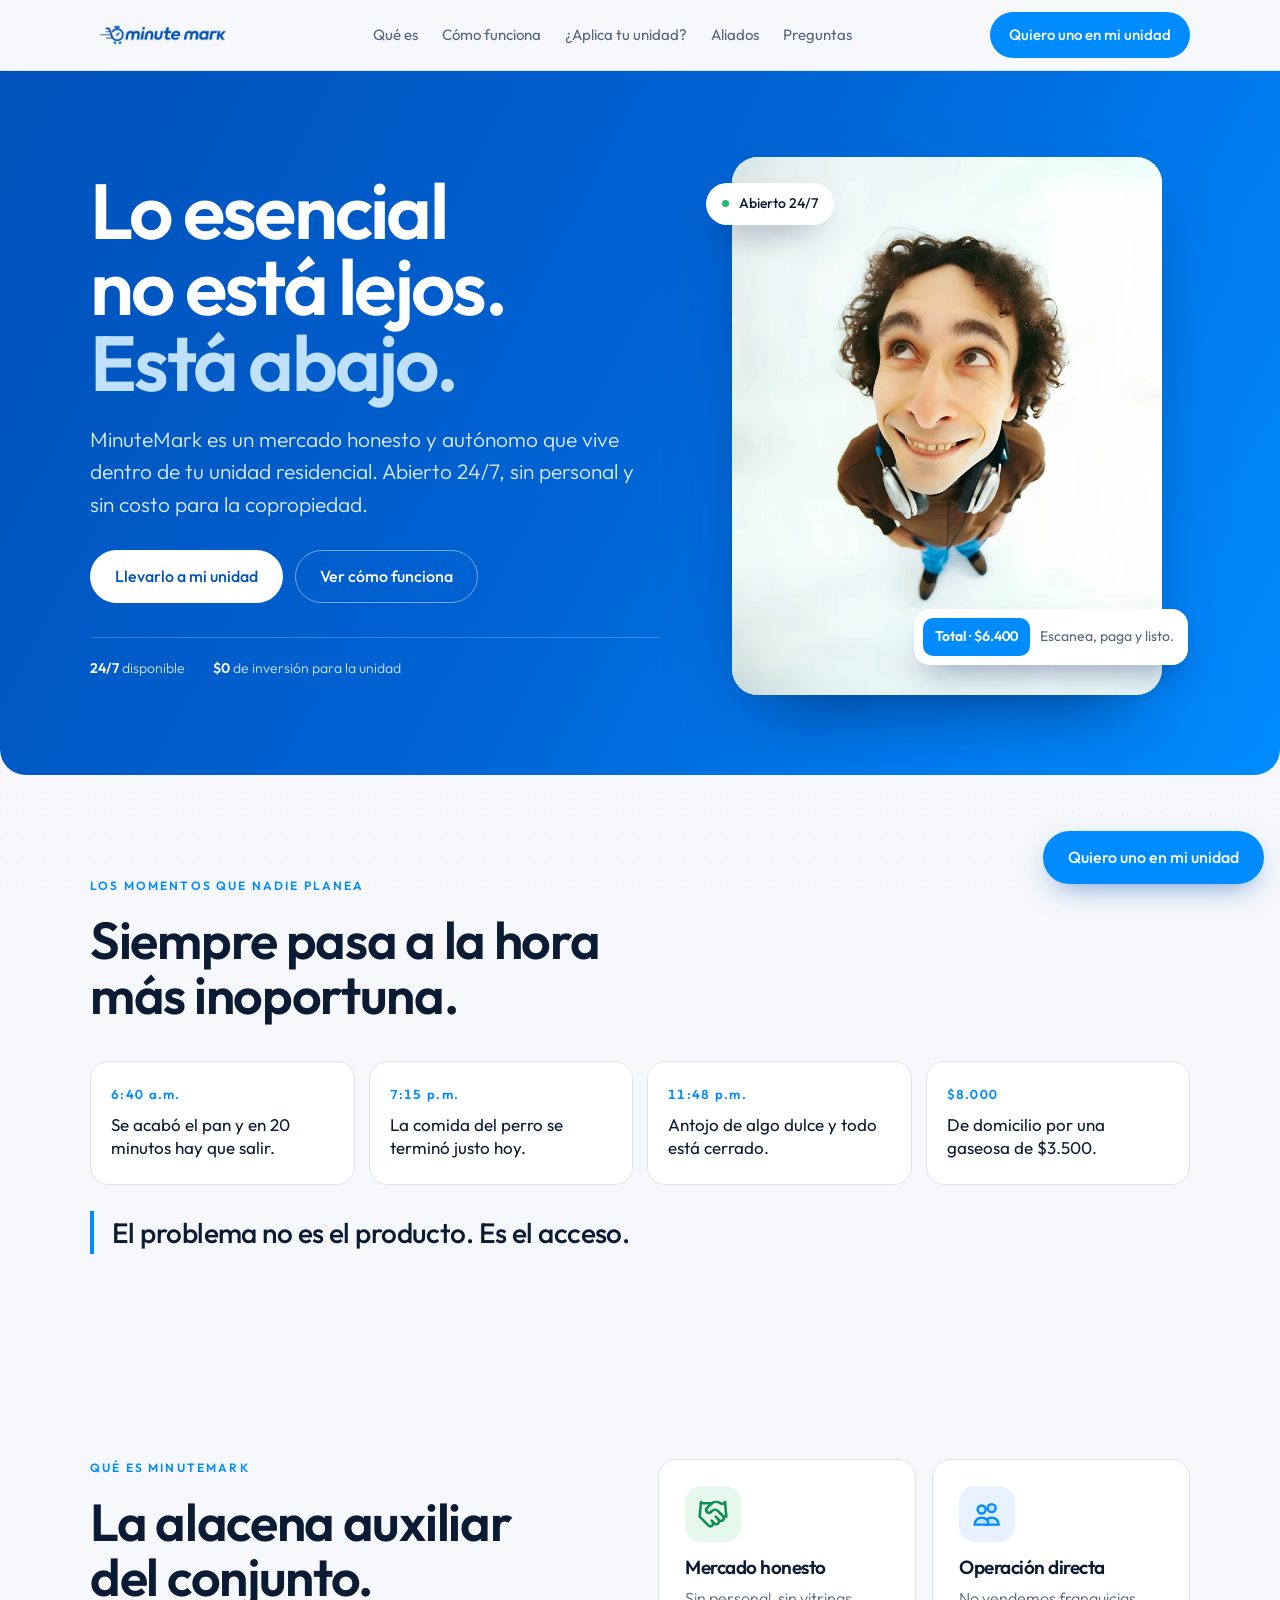
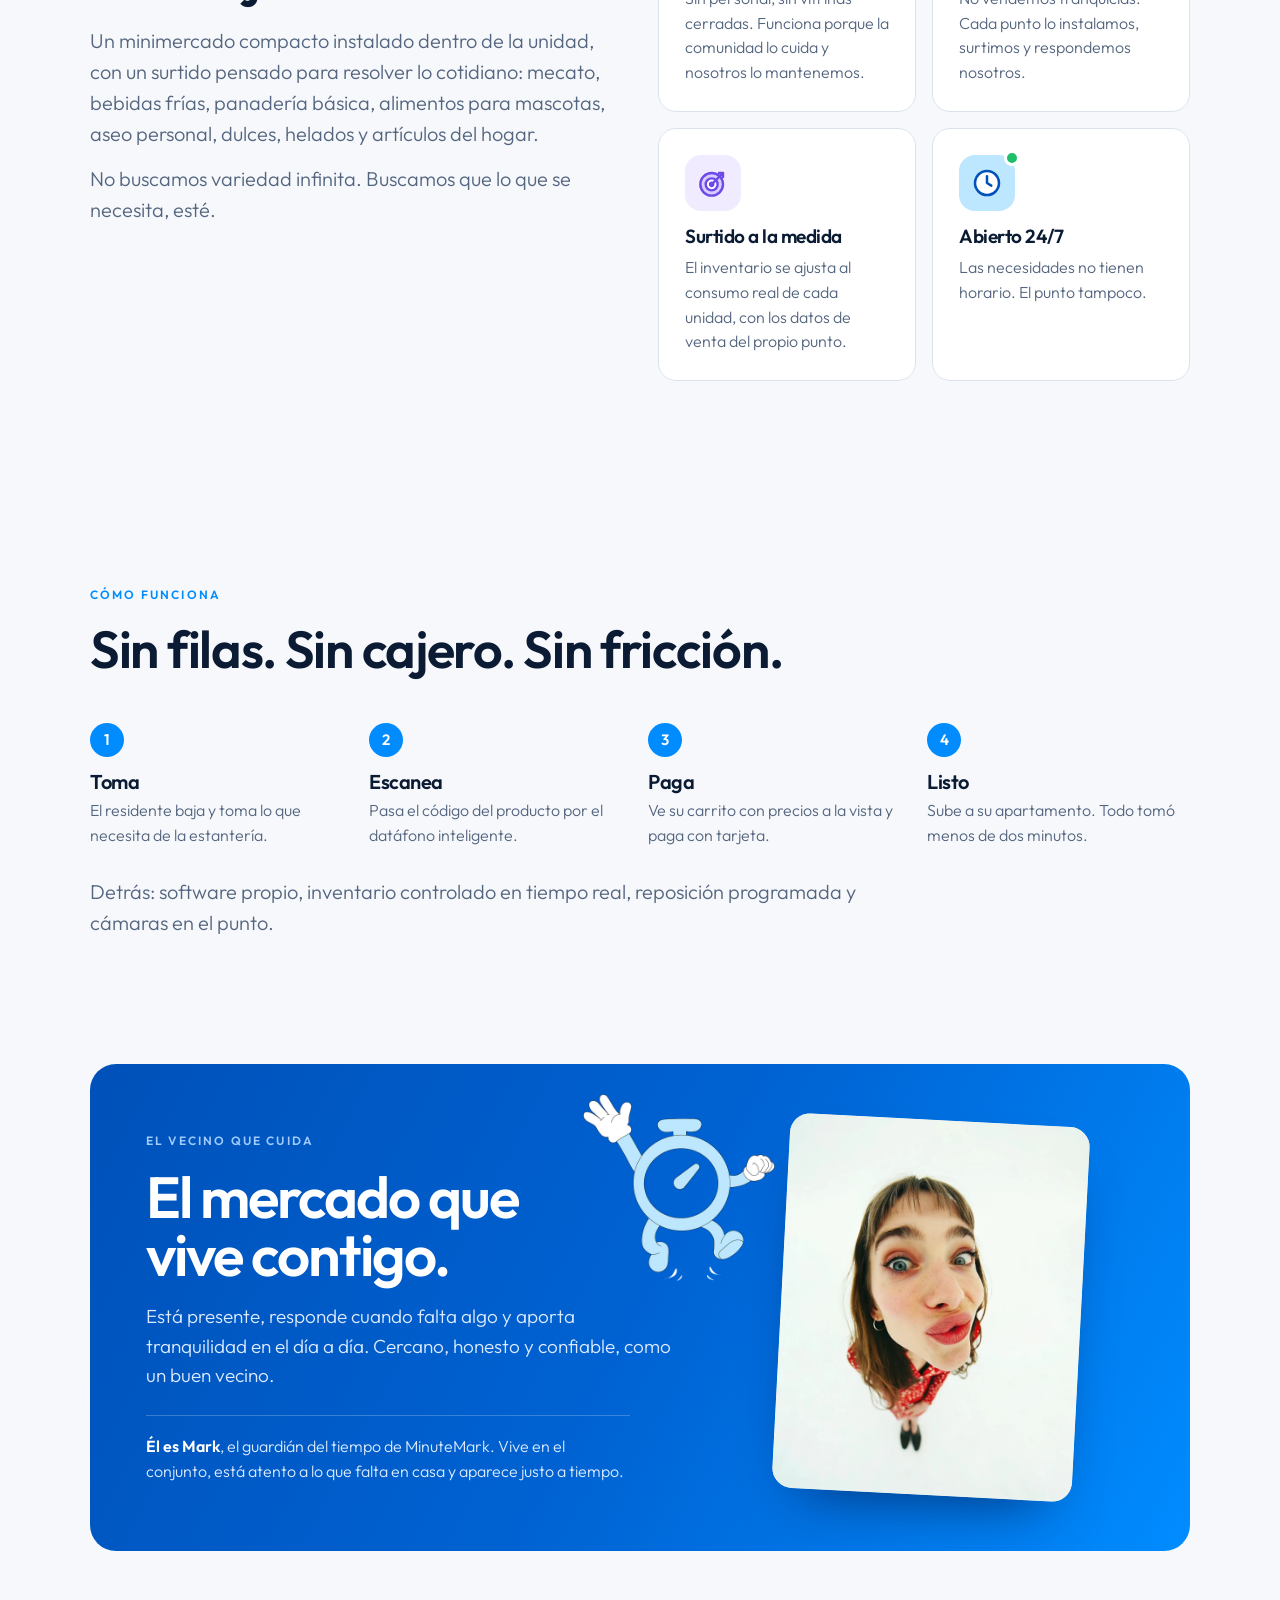
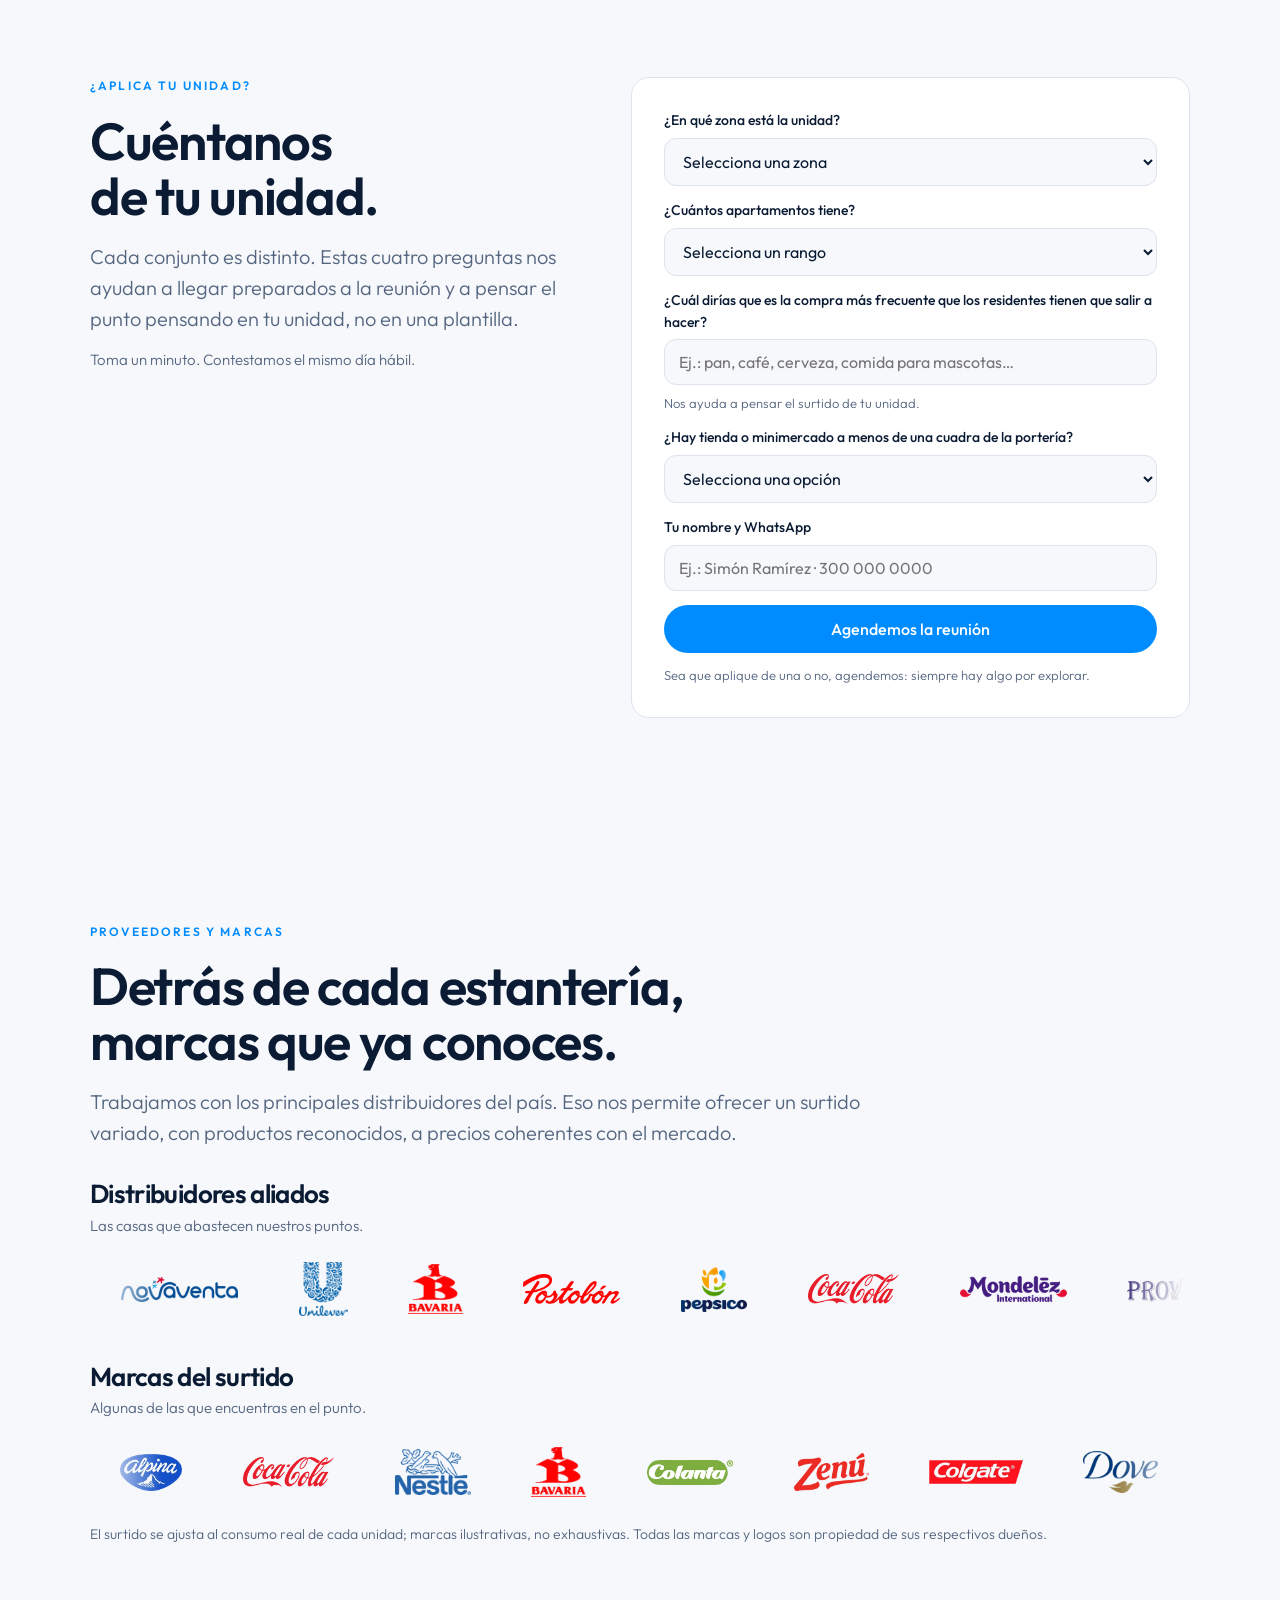
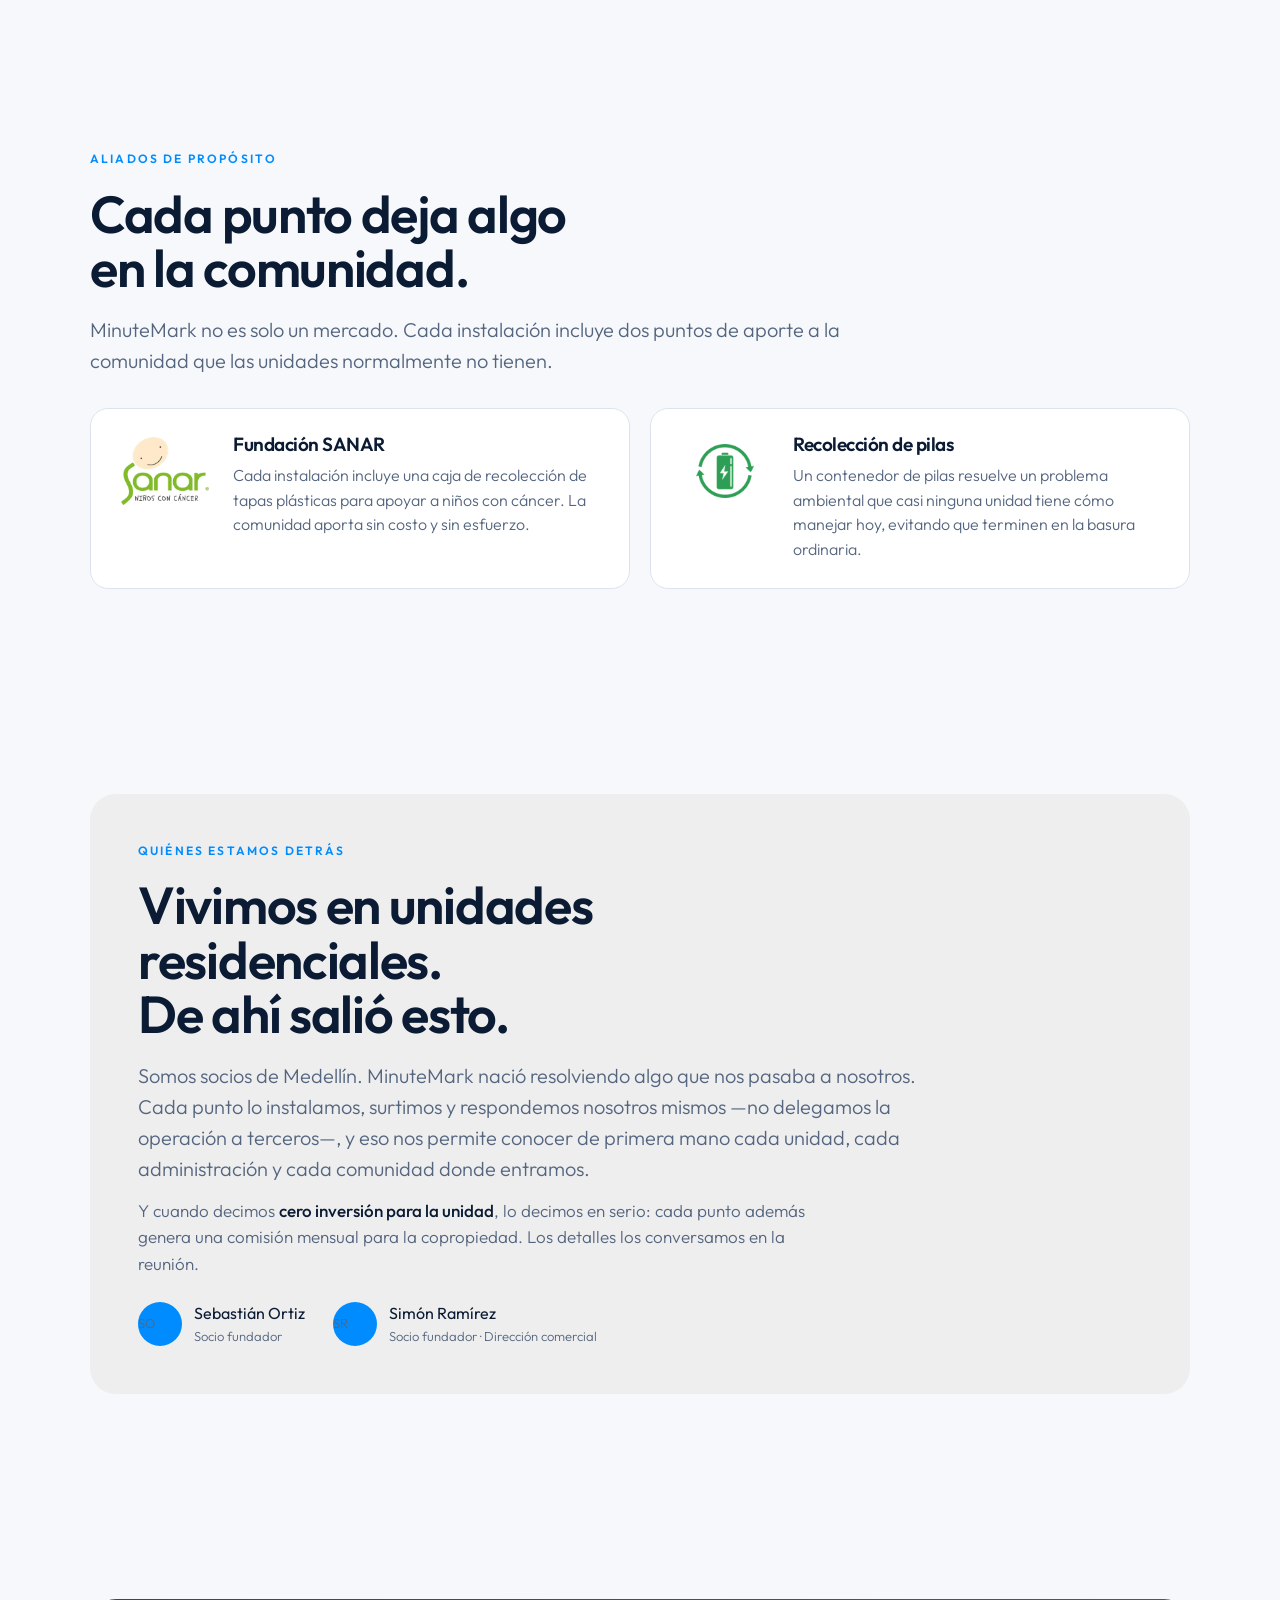
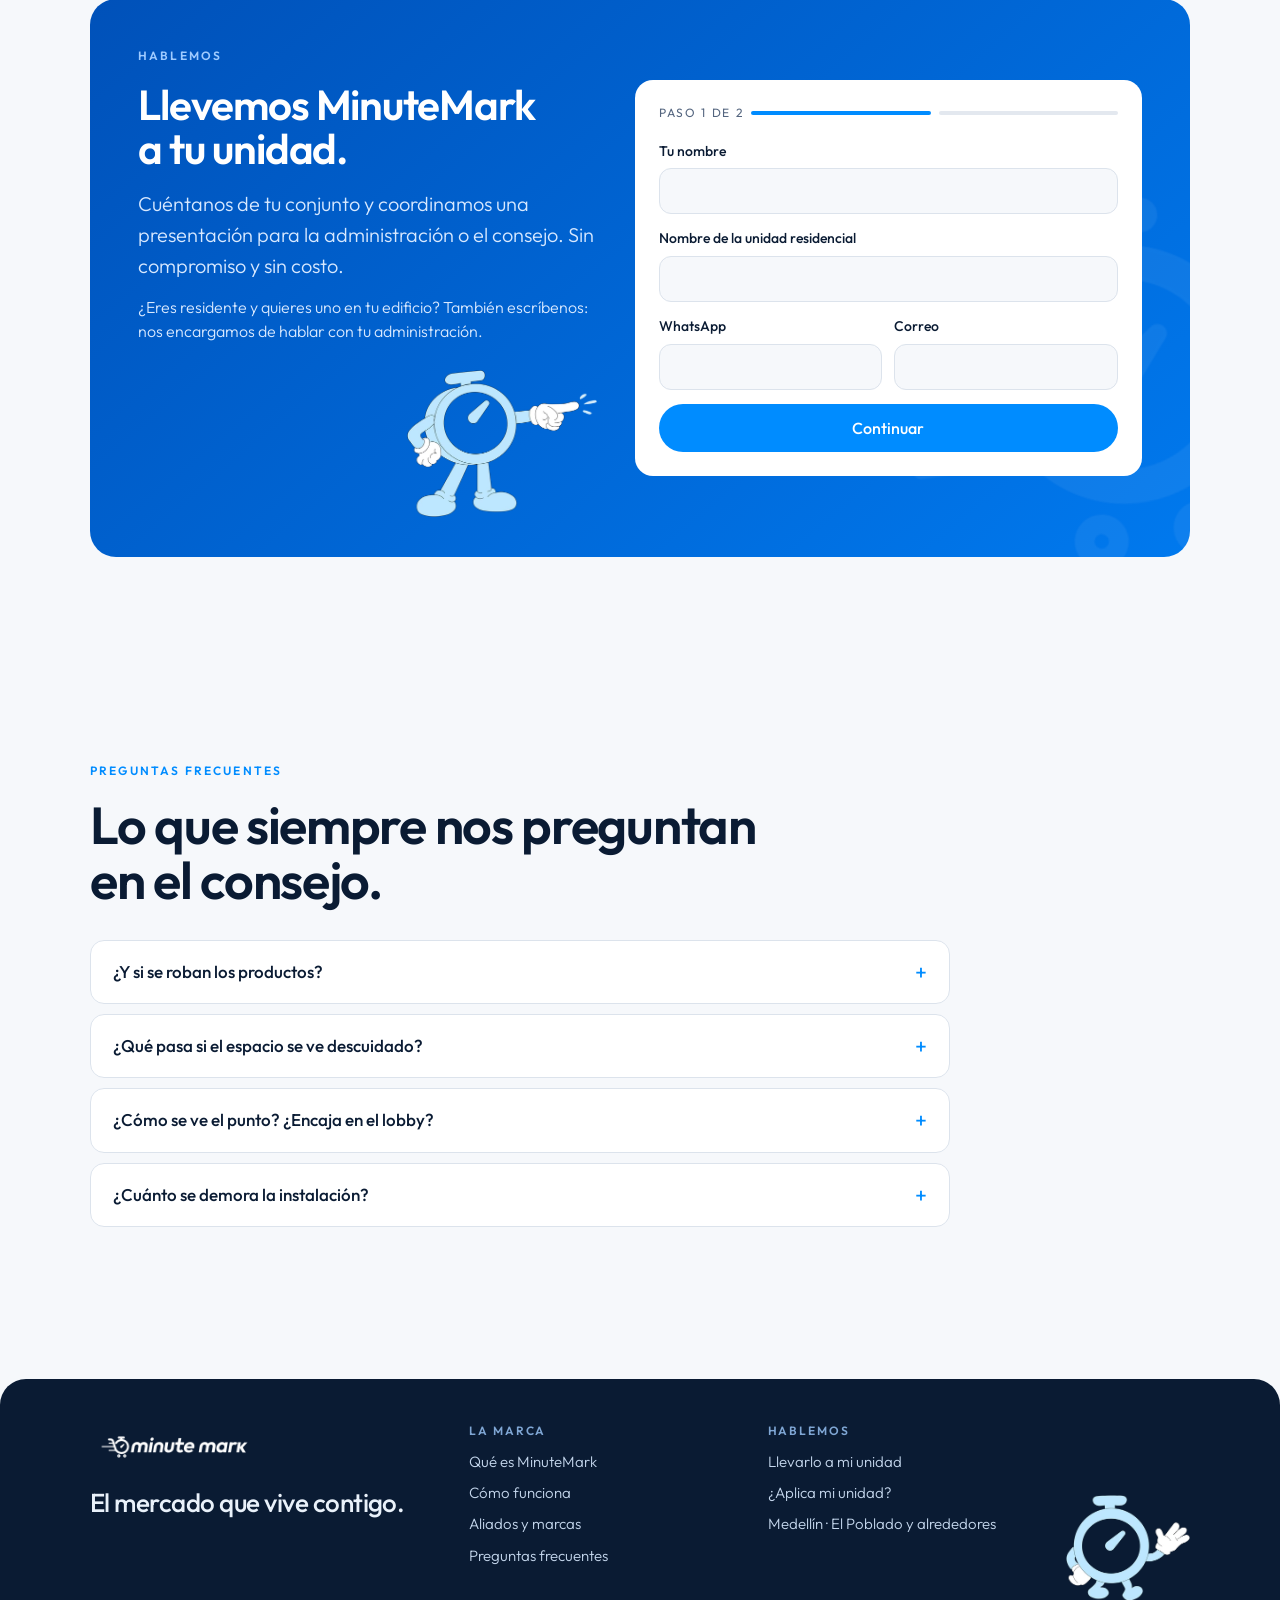
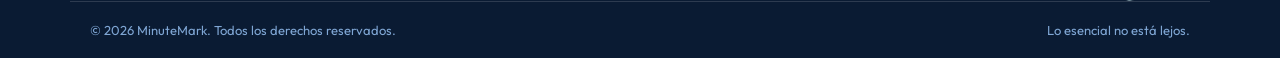
<file: index.html>
<!doctype html>
<html lang="es">
<head>
  <meta charset="utf-8">
  <meta name="viewport" content="width=device-width, initial-scale=1, viewport-fit=cover">
  <title>MinuteMark — El mercado que vive contigo</title>
  <meta name="description" content="MinuteMark es un mercado honesto y autónomo que vive dentro de tu unidad residencial. Abierto 24/7. Cero inversión para la copropiedad.">
  <link rel="icon" type="image/png" href="favicon.png">
  <link rel="apple-touch-icon" href="favicon.png">
  <meta property="og:type" content="website">
  <meta property="og:title" content="MinuteMark — Lo esencial no está lejos.">
  <meta property="og:description" content="El mercado que vive contigo. Un minimercado honesto y autónomo, abierto 24/7 dentro de tu unidad residencial.">
  <meta property="og:image" content="og-image.png">
  <meta property="og:image:width" content="1200">
  <meta property="og:image:height" content="630">
  <meta name="twitter:card" content="summary_large_image">
  <meta name="twitter:title" content="MinuteMark — Lo esencial no está lejos.">
  <meta name="twitter:description" content="El mercado que vive contigo. Abierto 24/7 dentro de tu unidad residencial.">
  <meta name="twitter:image" content="og-image.png">
  <meta name="theme-color" content="#0051B9">
  <meta name="color-scheme" content="only light">
  <link rel="preload" href="assets/fonts/outfit-latin.woff2" as="font" type="font/woff2" crossorigin>
  <link rel="preload" href="assets/img/fotos/amigo.webp" as="image" fetchpriority="high">
  <link rel="stylesheet" href="assets/css/styles.css">
</head>
<body>
<a class="saltar" href="#contenido">Saltar al contenido</a>

<nav class="nav">
  <div class="wrap nav-in">
    <a class="logo logo-nav" href="#top" aria-label="MinuteMark, inicio">
      <img src="assets/img/marca/mm-logo-color.png" alt="MinuteMark">
    </a>
    <div class="nav-links">
      <a href="#que-es">Qué es</a>
      <a href="#como">Cómo funciona</a>
      <a href="#aplica">¿Aplica tu unidad?</a>
      <a href="#aliados">Aliados</a>
      <a href="#faq">Preguntas</a>
    </div>
    <a class="btn btn-primario btn-sm" href="#contacto">Quiero uno en mi unidad</a>
  </div>
</nav>

<header class="hero" id="top">
  <div class="wrap hero-in">
    <div>
      <h1>Lo esencial<br>no está lejos.<em>Está abajo.</em></h1>
      <p class="hero-sub">MinuteMark es un mercado honesto y autónomo que vive dentro de tu unidad residencial. Abierto 24/7, sin personal y sin costo para la copropiedad.</p>
      <div class="hero-cta">
        <a class="btn btn-blanco" href="#contacto">Llevarlo a mi unidad</a>
        <a class="btn btn-linea-clara" href="#como">Ver cómo funciona</a>
      </div>
      <div class="hero-meta">
        <span><b>24/7</b> disponible</span>
        <span><b>$0</b> de inversión para la unidad</span>
      </div>
    </div>

    <div class="hero-visual">
      <figure class="hero-foto">
        <img src="assets/img/fotos/amigo.webp" alt="Residente sonriendo, mirando hacia arriba" width="720" height="900" fetchpriority="high">
      </figure>
      <span class="chip chip-abierto"><i class="punto"></i>Abierto 24/7</span>
      <div class="chip chip-pago"><span class="datafono">Total&nbsp;·&nbsp;$6.400</span><span>Escanea, paga y listo.</span></div>
    </div>
  </div>
</header>

<main id="contenido">

<!-- momentos -->
<section class="sec wrap">
  <span class="eyebrow">Los momentos que nadie planea</span>
  <h2 class="h2">Siempre pasa a la hora<br>más inoportuna.</h2>
  <div class="momentos">
    <div class="momento">
      <span class="hora">6:40 a.m.</span>
      <p>Se acabó el pan y en 20 minutos hay que salir.</p>
    </div>
    <div class="momento">
      <span class="hora">7:15 p.m.</span>
      <p>La comida del perro se terminó justo hoy.</p>
    </div>
    <div class="momento">
      <span class="hora">11:48 p.m.</span>
      <p>Antojo de algo dulce y todo está cerrado.</p>
    </div>
    <div class="momento">
      <span class="hora">$8.000</span>
      <p>De domicilio por una gaseosa de $3.500.</p>
    </div>
  </div>
  <p class="tesis">El problema no es el producto. Es el acceso.</p>
</section>

<!-- qué es -->
<section class="sec wrap" id="que-es">
  <div class="grid-2" style="gap:36px;align-items:start">
    <div>
      <span class="eyebrow">Qué es MinuteMark</span>
      <h2 class="h2">La alacena auxiliar<br>del conjunto.</h2>
      <p class="lead" style="margin-top:20px">Un minimercado compacto instalado dentro de la unidad, con un surtido pensado para resolver lo cotidiano: mecato, bebidas frías, panadería básica, alimentos para mascotas, aseo personal, dulces, helados y artículos del hogar.</p>
      <p class="lead" style="margin-top:14px">No buscamos variedad infinita. Buscamos que lo que se necesita, esté.</p>
    </div>
    <div class="grid-2" style="gap:16px">
      <div class="card">
        <span class="emblema em-verde" aria-hidden="true"><svg viewBox="0 0 24 24" fill="none" stroke="currentColor" stroke-linecap="round" stroke-linejoin="round" stroke-width="1.9"><path d="m11 17 2 2a1 1 0 1 0 3-3"/><path d="m14 14 2.5 2.5a1 1 0 1 0 3-3l-3.88-3.88a3 3 0 0 0-4.24 0l-.88.88a1 1 0 1 1-3-3l2.81-2.81a5.79 5.79 0 0 1 7.06-.87l.47.28a2 2 0 0 0 1.42.25L21 4"/><path d="m21 3 1 11h-2"/><path d="M3 3 2 14l6.5 6.5a1 1 0 1 0 3-3"/><path d="M3 4h8"/></svg></span>
        <h3>Mercado honesto</h3>
        <p>Sin personal, sin vitrinas cerradas. Funciona porque la comunidad lo cuida y nosotros lo mantenemos.</p>
      </div>
      <div class="card">
        <span class="emblema em-azul" aria-hidden="true"><svg viewBox="0 0 24 24" fill="none" stroke="currentColor" stroke-linecap="round" stroke-linejoin="round" stroke-width="1.8"><circle cx="15.5" cy="7.6" r="3" fill="var(--relleno)"/><path d="M10.2 20a5.3 5.3 0 0 1 10.6 0z" fill="var(--relleno)"/><circle cx="8" cy="8.6" r="3" fill="var(--relleno)"/><path d="M2.7 20a5.3 5.3 0 0 1 10.6 0z" fill="var(--relleno)"/></svg></span>
        <h3>Operación directa</h3>
        <p>No vendemos franquicias. Cada punto lo instalamos, surtimos y respondemos nosotros.</p>
      </div>
      <div class="card">
        <span class="emblema em-violeta" aria-hidden="true"><svg viewBox="0 0 24 24" fill="none" stroke="currentColor" stroke-linecap="round" stroke-linejoin="round" stroke-width="1.8"><circle cx="11" cy="13" r="8.5" fill="var(--relleno)"/><circle cx="11" cy="13" r="4.5" fill="#fff"/><circle cx="11" cy="13" r="1.2" fill="currentColor"/><path d="m11 13 8.5-8.5M16.5 4.5h3v3"/></svg></span>
        <h3>Surtido a la medida</h3>
        <p>El inventario se ajusta al consumo real de cada unidad, con los datos de venta del propio punto.</p>
      </div>
      <div class="card">
        <span class="emblema em-mark" aria-hidden="true"><svg viewBox="0 0 24 24" fill="none" stroke="currentColor" stroke-linecap="round" stroke-linejoin="round" stroke-width="1.9"><circle cx="12" cy="12" r="9" fill="var(--relleno)"/><path d="M12 7v5l3.2 2"/></svg><i class="em-vivo"></i></span>
        <h3>Abierto 24/7</h3>
        <p>Las necesidades no tienen horario. El punto tampoco.</p>
      </div>
    </div>
  </div>
</section>

<!-- cómo funciona -->
<section class="sec wrap" id="como">
  <span class="eyebrow">Cómo funciona</span>
  <h2 class="h2">Sin filas. Sin cajero. Sin fricción.</h2>
  <div class="grid-4" style="margin-top:38px">
    <div class="paso">
      <div class="paso-num">1</div>
      <h3>Toma</h3>
      <p>El residente baja y toma lo que necesita de la estantería.</p>
    </div>
    <div class="paso">
      <div class="paso-num">2</div>
      <h3>Escanea</h3>
      <p>Pasa el código del producto por el datáfono inteligente.</p>
    </div>
    <div class="paso">
      <div class="paso-num">3</div>
      <h3>Paga</h3>
      <p>Ve su carrito con precios a la vista y paga con tarjeta.</p>
    </div>
    <div class="paso">
      <div class="paso-num">4</div>
      <h3>Listo</h3>
      <p>Sube a su apartamento. Todo tomó menos de dos minutos.</p>
    </div>
  </div>
  <p class="lead" style="margin-top:28px">Detrás: software propio, inventario controlado en tiempo real, reposición programada y cámaras en el punto.</p>
</section>

<!-- franja de marca: key visual del manual -->
<section class="wrap banda-sec">
  <div class="banda">
    <div class="banda-txt">
      <span class="eyebrow">El vecino que cuida</span>
      <p class="banda-claim">El mercado que<br>vive contigo.</p>
      <p class="banda-sub">Está presente, responde cuando falta algo y aporta tranquilidad en el día a día. Cercano, honesto y confiable, como un buen vecino.</p>
      <p class="banda-mark"><b>Él es Mark</b>, el guardián del tiempo de MinuteMark. Vive en el conjunto, está atento a lo que falta en casa y aparece justo a tiempo.</p>
    </div>
    <div class="banda-visual">
      <figure class="banda-foto">
        <img src="assets/img/fotos/cuidadora.webp" alt="Residente con expresión divertida, vista desde arriba" width="720" height="900" loading="lazy" decoding="async">
      </figure>
      <img class="mark mark-banda" src="assets/img/mark/mark-01-saludo-salto.webp" alt="Mark, el personaje de MinuteMark, saltando y saludando" width="440" height="430" decoding="async">
    </div>
  </div>
</section>

<!-- administración -->
<!-- aplica -->
<section class="sec wrap" id="aplica">
  <div class="aplica">
    <div>
      <span class="eyebrow">¿Aplica tu unidad?</span>
      <h2 class="h2">Cuéntanos de tu unidad.</h2>
      <p class="lead" style="margin-top:18px">Cada conjunto es distinto. Estas cuatro preguntas nos ayudan a llegar preparados a la reunión y a pensar el punto pensando en tu unidad, no en una plantilla.</p>
      <p style="margin-top:14px;color:var(--tinta-suave);font-weight:300;font-size:15px">Toma un minuto. Contestamos el mismo día hábil.</p>
    </div>
    <div class="cuestionario" id="cuestionario">
      <form id="form-aplica" novalidate>
        <div class="campo">
          <label for="zona">¿En qué zona está la unidad?</label>
          <select id="zona" name="zona" required>
            <option value="">Selecciona una zona</option>
            <option>El Poblado</option>
            <option>Envigado</option>
            <option>Laureles / Estadio</option>
            <option>Sabaneta</option>
            <option>Belén</option>
            <option>Otra zona de Medellín</option>
            <option>Fuera de Medellín</option>
          </select>
        </div>
        <div class="campo">
          <label for="aptos">¿Cuántos apartamentos tiene?</label>
          <select id="aptos" name="aptos" required>
            <option value="">Selecciona un rango</option>
            <option>Más de 300</option>
            <option>Entre 150 y 300</option>
            <option>Entre 100 y 150</option>
            <option>Menos de 100</option>
          </select>
        </div>
        <div class="campo">
          <label for="salida">¿Cuál dirías que es la compra más frecuente que los residentes tienen que salir a hacer?</label>
          <input id="salida" name="salida" type="text" placeholder="Ej.: pan, café, cerveza, comida para mascotas…">
          <span class="ayuda">Nos ayuda a pensar el surtido de tu unidad.</span>
        </div>
        <div class="campo">
          <label for="cerca">¿Hay tienda o minimercado a menos de una cuadra de la portería?</label>
          <select id="cerca" name="cerca" required>
            <option value="">Selecciona una opción</option>
            <option>Sí, hay algo muy cerca</option>
            <option>Hay algo, pero a 2–5 cuadras</option>
            <option>No hay nada cerca</option>
            <option>No estoy seguro</option>
          </select>
        </div>
        <div class="campo">
          <label for="contacto-aplica">Tu nombre y WhatsApp</label>
          <input id="contacto-aplica" name="contacto" type="text" placeholder="Ej.: Simón Ramírez · 300 000 0000" required>
        </div>
        <button class="btn btn-primario" type="submit" style="width:100%">Agendemos la reunión</button>
        <p class="form-pie">Sea que aplique de una o no, agendemos: siempre hay algo por explorar.</p>
      </form>
      <div class="gracias" id="gracias-aplica" role="status" aria-live="polite" hidden>
        <h3>Gracias por contarnos.</h3>
        <p style="color:var(--tinta-suave);font-weight:300">Con esa info llegamos preparados. Te escribimos el mismo día hábil por WhatsApp para coordinar la reunión.</p>
      </div>
    </div>
  </div>
</section>

<!-- proveedores y marcas del surtido -->
<section class="sec wrap" id="aliados">
  <span class="eyebrow">Proveedores y marcas</span>
  <h2 class="h2">Detrás de cada estantería,<br>marcas que ya conoces.</h2>
  <p class="lead" style="margin-top:18px">Trabajamos con los principales distribuidores del país. Eso nos permite ofrecer un surtido variado, con productos reconocidos, a precios coherentes con el mercado.</p>

  <div style="margin-top:32px">
    <h3 class="h3" style="margin-bottom:6px">Distribuidores aliados</h3>
    <p style="color:var(--tinta-suave);font-weight:300;font-size:15px">Las casas que abastecen nuestros puntos.</p>
    <div class="marcas-franja" aria-label="Distribuidores aliados de MinuteMark">
      <div class="marcas-pista">
        <span class="marca"><img class="lg" src="assets/img/aliados/novaventa.webp" alt="Novaventa" width="119" height="25" decoding="async"></span>
        <span class="marca"><img class="lg" src="assets/img/aliados/unilever.webp" alt="Unilever" width="49" height="54" decoding="async"></span>
        <span class="marca"><img class="lg" src="assets/img/aliados/bavaria.webp" alt="Bavaria" width="55" height="50" decoding="async"></span>
        <span class="marca"><img class="lg" src="assets/img/aliados/postobon.webp" alt="Postobón" width="97" height="30" decoding="async"></span>
        <span class="marca"><img class="lg" src="assets/img/aliados/pepsico.webp" alt="PepsiCo" width="67" height="45" decoding="async"></span>
        <span class="marca"><img class="lg" src="assets/img/aliados/cocacola.webp" alt="Coca-Cola" width="93" height="30" decoding="async"></span>
        <span class="marca"><img class="lg" src="assets/img/aliados/mondelez.webp" alt="Mondelēz" width="107" height="26" decoding="async"></span>
        <span class="marca"><img class="lg" src="assets/img/aliados/provecol.webp" alt="Provecol" width="113" height="25" decoding="async"></span>
        <span class="marca"><img class="lg" src="assets/img/aliados/monterojo.webp" alt="Monterojo Gourmet" width="54" height="54" decoding="async"></span>
        <!-- duplicado para el loop -->
        <span class="marca" aria-hidden="true"><img class="lg" src="assets/img/aliados/novaventa.webp" alt="" width="119" height="25" decoding="async"></span>
        <span class="marca" aria-hidden="true"><img class="lg" src="assets/img/aliados/unilever.webp" alt="" width="49" height="54" decoding="async"></span>
        <span class="marca" aria-hidden="true"><img class="lg" src="assets/img/aliados/bavaria.webp" alt="" width="55" height="50" decoding="async"></span>
        <span class="marca" aria-hidden="true"><img class="lg" src="assets/img/aliados/postobon.webp" alt="" width="97" height="30" decoding="async"></span>
        <span class="marca" aria-hidden="true"><img class="lg" src="assets/img/aliados/pepsico.webp" alt="" width="67" height="45" decoding="async"></span>
        <span class="marca" aria-hidden="true"><img class="lg" src="assets/img/aliados/cocacola.webp" alt="" width="93" height="30" decoding="async"></span>
        <span class="marca" aria-hidden="true"><img class="lg" src="assets/img/aliados/mondelez.webp" alt="" width="107" height="26" decoding="async"></span>
        <span class="marca" aria-hidden="true"><img class="lg" src="assets/img/aliados/provecol.webp" alt="" width="113" height="25" decoding="async"></span>
        <span class="marca" aria-hidden="true"><img class="lg" src="assets/img/aliados/monterojo.webp" alt="" width="54" height="54" decoding="async"></span>
      </div>
    </div>
  </div>

  <div style="margin-top:36px">
    <h3 class="h3" style="margin-bottom:6px">Marcas del surtido</h3>
    <p style="color:var(--tinta-suave);font-weight:300;font-size:15px">Algunas de las que encuentras en el punto.</p>
    <div class="marcas-franja" aria-label="Marcas presentes en el surtido">
      <div class="marcas-pista" style="animation-duration:46s;animation-direction:reverse">
        <span class="marca"><img class="lg" src="assets/img/aliados/alpina.webp" alt="Alpina" width="62" height="37" decoding="async"></span>
        <span class="marca"><img class="lg" src="assets/img/aliados/cocacola.webp" alt="Coca-Cola" width="93" height="30" decoding="async"></span>
        <span class="marca"><img class="lg" src="assets/img/aliados/nestle.webp" alt="Nestlé" width="76" height="46" decoding="async"></span>
        <span class="marca"><img class="lg" src="assets/img/aliados/bavaria.webp" alt="Bavaria" width="55" height="50" decoding="async"></span>
        <span class="marca"><img class="lg" src="assets/img/aliados/colanta.webp" alt="Colanta" width="88" height="25" decoding="async"></span>
        <span class="marca"><img class="lg" src="assets/img/aliados/zenu.webp" alt="Zenú" width="75" height="38" decoding="async"></span>
        <span class="marca"><img class="lg" src="assets/img/aliados/colgate.webp" alt="Colgate" width="94" height="24" decoding="async"></span>
        <span class="marca"><img class="lg" src="assets/img/aliados/dove.webp" alt="Dove" width="75" height="42" decoding="async"></span>
        <span class="marca"><img class="lg" src="assets/img/aliados/nosotras.webp" alt="Nosotras" width="77" height="46" decoding="async"></span>
        <span class="marca"><img class="lg" src="assets/img/aliados/fruco.webp" alt="Fruco" width="52" height="45" decoding="async"></span>
        <span class="marca"><img class="lg" src="assets/img/aliados/postobon.webp" alt="Postobón" width="97" height="30" decoding="async"></span>
        <span class="marca"><img class="lg" src="assets/img/aliados/corona.webp" alt="Corona" width="78" height="39" decoding="async"></span>
        <!-- duplicado para el loop -->
        <span class="marca" aria-hidden="true"><img class="lg" src="assets/img/aliados/alpina.webp" alt="" width="62" height="37" decoding="async"></span>
        <span class="marca" aria-hidden="true"><img class="lg" src="assets/img/aliados/cocacola.webp" alt="" width="93" height="30" decoding="async"></span>
        <span class="marca" aria-hidden="true"><img class="lg" src="assets/img/aliados/nestle.webp" alt="" width="76" height="46" decoding="async"></span>
        <span class="marca" aria-hidden="true"><img class="lg" src="assets/img/aliados/bavaria.webp" alt="" width="55" height="50" decoding="async"></span>
        <span class="marca" aria-hidden="true"><img class="lg" src="assets/img/aliados/colanta.webp" alt="" width="88" height="25" decoding="async"></span>
        <span class="marca" aria-hidden="true"><img class="lg" src="assets/img/aliados/zenu.webp" alt="" width="75" height="38" decoding="async"></span>
        <span class="marca" aria-hidden="true"><img class="lg" src="assets/img/aliados/colgate.webp" alt="" width="94" height="24" decoding="async"></span>
        <span class="marca" aria-hidden="true"><img class="lg" src="assets/img/aliados/dove.webp" alt="" width="75" height="42" decoding="async"></span>
        <span class="marca" aria-hidden="true"><img class="lg" src="assets/img/aliados/nosotras.webp" alt="" width="77" height="46" decoding="async"></span>
        <span class="marca" aria-hidden="true"><img class="lg" src="assets/img/aliados/fruco.webp" alt="" width="52" height="45" decoding="async"></span>
        <span class="marca" aria-hidden="true"><img class="lg" src="assets/img/aliados/postobon.webp" alt="" width="97" height="30" decoding="async"></span>
        <span class="marca" aria-hidden="true"><img class="lg" src="assets/img/aliados/corona.webp" alt="" width="78" height="39" decoding="async"></span>
      </div>
    </div>
    <p class="nota-proveedores">El surtido se ajusta al consumo real de cada unidad; marcas ilustrativas, no exhaustivas. Todas las marcas y logos son propiedad de sus respectivos dueños.</p>
  </div>
</section>

<!-- propósito -->
<section class="sec wrap" id="proposito">
  <span class="eyebrow">Aliados de propósito</span>
  <h2 class="h2">Cada punto deja algo<br>en la comunidad.</h2>
  <p class="lead" style="margin-top:18px">MinuteMark no es solo un mercado. Cada instalación incluye dos puntos de aporte a la comunidad que las unidades normalmente no tienen.</p>
  <div class="proposito">
    <div class="card">
      <span class="sello"><img src="assets/img/aliados/sanar.webp" alt="Fundación SANAR, niños con cáncer" width="88" height="68" decoding="async"></span>
      <div>
        <h3>Fundación SANAR</h3>
        <p>Cada instalación incluye una caja de recolección de tapas plásticas para apoyar a niños con cáncer. La comunidad aporta sin costo y sin esfuerzo.</p>
      </div>
    </div>
    <div class="card">
      <span class="sello"><img src="assets/img/aliados/pilas-verde.webp" alt="" width="58" height="54" decoding="async"></span>
      <div>
        <h3>Recolección de pilas</h3>
        <p>Un contenedor de pilas resuelve un problema ambiental que casi ninguna unidad tiene cómo manejar hoy, evitando que terminen en la basura ordinaria.</p>
      </div>
    </div>
  </div>
</section>

<!-- equipo -->
<section class="sec wrap">
  <div class="equipo">
    <span class="eyebrow">Quiénes estamos detrás</span>
    <h2 class="h2" style="max-width:20ch">Vivimos en unidades residenciales. De ahí salió esto.</h2>
    <p class="lead" style="margin-top:18px">Somos socios de Medellín. MinuteMark nació resolviendo algo que nos pasaba a nosotros. Cada punto lo instalamos, surtimos y respondemos nosotros mismos —no delegamos la operación a terceros—, y eso nos permite conocer de primera mano cada unidad, cada administración y cada comunidad donde entramos.</p>
    <p class="lead" style="margin-top:14px;font-size:17px">Y cuando decimos <b style="font-weight:500;color:var(--tinta)">cero inversión para la unidad</b>, lo decimos en serio: cada punto además genera una comisión mensual para la copropiedad. Los detalles los conversamos en la reunión.</p>
    <div class="firmas">
      <div class="firma"><span class="avatar">SO</span><div>Sebastián Ortiz<span>Socio fundador</span></div></div>
      <div class="firma"><span class="avatar">SR</span><div>Simón Ramírez<span>Socio fundador · Dirección comercial</span></div></div>
    </div>
  </div>
</section>

<!-- contacto -->
<section class="sec wrap" id="contacto">
  <div class="form-bloque">
    <div>
      <span class="eyebrow" style="color:#9FCBFF">Hablemos</span>
      <h2>Llevemos MinuteMark<br>a tu unidad.</h2>
      <p class="lead" style="margin-top:16px;color:#D8E9FF">Cuéntanos de tu conjunto y coordinamos una presentación para la administración o el consejo. Sin compromiso y sin costo.</p>
      <p class="lead" style="margin-top:14px;color:#D8E9FF;font-size:16px">¿Eres residente y quieres uno en tu edificio? También escríbenos: nos encargamos de hablar con tu administración.</p>
      <img class="mark mark-form" src="assets/img/mark/mark-08-senalando.webp" alt="" aria-hidden="true" width="400" height="309" decoding="async">
    </div>

    <div class="form-caja">
      <form id="formulario" novalidate>
        <div class="pasos-form"><span id="etiqueta-paso">Paso 1 de 2</span><i class="on" id="b1"></i><i id="b2"></i></div>

        <div id="paso1">
          <div class="campo">
            <label for="nombre">Tu nombre</label>
            <input id="nombre" name="nombre" type="text" autocomplete="name" required>
          </div>
          <div class="campo">
            <label for="unidad">Nombre de la unidad residencial</label>
            <input id="unidad" name="unidad" type="text" required>
          </div>
          <div class="fila-campos">
            <div class="campo">
              <label for="telefono">WhatsApp</label>
              <input id="telefono" name="telefono" type="tel" inputmode="tel" autocomplete="tel" required>
            </div>
            <div class="campo">
              <label for="correo">Correo</label>
              <input id="correo" name="correo" type="email" autocomplete="email">
            </div>
          </div>
          <button class="btn btn-primario" type="button" id="continuar" style="width:100%">Continuar</button>
        </div>

        <div id="paso2" hidden>
          <div class="campo">
            <label for="rol">¿Desde dónde nos escribes?</label>
            <select id="rol" name="rol">
              <option>Soy el administrador</option>
              <option>Soy del consejo de administración</option>
              <option>Soy residente / copropietario</option>
              <option>Trabajo en la portería o en el aseo</option>
              <option>Otro</option>
            </select>
          </div>
          <div class="campo">
            <label for="tamano">¿Cuántos apartamentos tiene la unidad?</label>
            <select id="tamano" name="tamano">
              <option>Más de 300</option>
              <option>Entre 150 y 300</option>
              <option>Entre 100 y 150</option>
              <option>Menos de 100</option>
            </select>
          </div>
          <div class="campo">
            <label for="momento">¿En qué momento estás?</label>
            <select id="momento" name="momento">
              <option>Quiero instalarlo, ya tengo el aval</option>
              <option>Necesito llevarlo a la administración o al consejo</option>
              <option>Estoy comparando opciones</option>
              <option>Solo estoy averiguando</option>
            </select>
          </div>
          <button class="btn btn-primario" type="submit" style="width:100%">Enviar y agendar</button>
          <p class="form-pie">Te respondemos el mismo día hábil. Tus datos solo se usan para este contacto.</p>
        </div>
      </form>

      <div class="gracias" id="gracias" role="status" aria-live="polite" hidden>
        <h3 id="saludo">Gracias.</h3>
        <p style="color:var(--tinta-suave);font-weight:300">Recibimos tus datos. Te escribimos por WhatsApp para coordinar la presentación.</p>
        <div class="resumen" id="resumen"></div>
        <button class="btn btn-linea btn-sm" type="button" id="otra" style="margin-top:16px">Enviar otra unidad</button>
      </div>
    </div>
  </div>
</section>

<!-- faq -->
<section class="sec wrap" id="faq">
  <span class="eyebrow">Preguntas frecuentes</span>
  <h2 class="h2">Lo que siempre nos preguntan<br>en el consejo.</h2>
  <div style="margin-top:32px;max-width:860px">
    <details>
      <summary>¿Y si se roban los productos?</summary>
      <p>Es la primera pregunta que sale y es válida. El mercado honesto siempre tiene un porcentaje de pérdida y está contemplado en nuestros números: el riesgo lo asumimos nosotros, no la copropiedad. Lo reducimos con cámaras en el punto, comunicación clara dentro de la unidad y una relación cercana con portería. En la práctica, cuando la comunidad siente el mercado como propio, lo cuida.</p>
    </details>
    <details>
      <summary>¿Qué pasa si el espacio se ve descuidado?</summary>
      <p>La reposición es periódica y el punto se revisa en cada visita: surtido, limpieza del mobiliario, fechas de vencimiento y estado de los equipos. La administración tiene línea directa con los socios para cualquier ajuste. Nuestro trabajo empieza cuando el punto queda instalado, no cuando se firma.</p>
    </details>
    <details>
      <summary>¿Cómo se ve el punto? ¿Encaja en el lobby?</summary>
      <p>El diseño de cada punto se adapta al estilo y las dimensiones del espacio disponible en tu unidad. Buscamos que se sienta parte del edificio —no un objeto extraño en el lobby— y que sume a la percepción de modernidad de la unidad, no que reste. En la reunión te mostramos referencias visuales para que puedas imaginártelo en tu propia unidad.</p>
    </details>
    <details>
      <summary>¿Cuánto se demora la instalación?</summary>
      <p>Después de la aprobación del consejo y la firma del acuerdo, el montaje del punto —estantería, refrigeración, datáfono, señalización y las cajas de tapas y pilas— se hace en una sola jornada. Al día siguiente, la unidad ya tiene su MinuteMark funcionando.</p>
    </details>
  </div>
</section>

</main>

<footer class="pie">
  <div class="wrap pie-in">
    <div>
      <a class="logo logo-footer" href="#top" aria-label="MinuteMark">
        <img src="assets/img/marca/mm-logo-white.png" alt="MinuteMark">
      </a>
      <p class="pie-claim">El mercado que vive contigo.</p>
    </div>
    <div>
      <h4>La marca</h4>
      <ul>
        <li><a href="#que-es">Qué es MinuteMark</a></li>
        <li><a href="#como">Cómo funciona</a></li>
        <li><a href="#aliados">Aliados y marcas</a></li>
        <li><a href="#faq">Preguntas frecuentes</a></li>
      </ul>
    </div>
    <div>
      <h4>Hablemos</h4>
      <ul>
        <li><a href="#contacto">Llevarlo a mi unidad</a></li>
        <li><a href="#aplica">¿Aplica mi unidad?</a></li>
        <li>Medellín · El Poblado y alrededores</li>
      </ul>
    </div>
    <img class="mark mark-pie" src="assets/img/mark/mark-02-saludo.webp" alt="" aria-hidden="true" width="280" height="239" loading="lazy" decoding="async">
  </div>
  <div class="wrap pie-legal">
    <span>© 2026 MinuteMark. Todos los derechos reservados.</span>
    <span>Lo esencial no está lejos.</span>
  </div>
</footer>

<a class="btn btn-primario flota" href="#contacto">Quiero uno en mi unidad</a>

<script src="assets/js/main.js"></script>
</body>
</html>
</file>
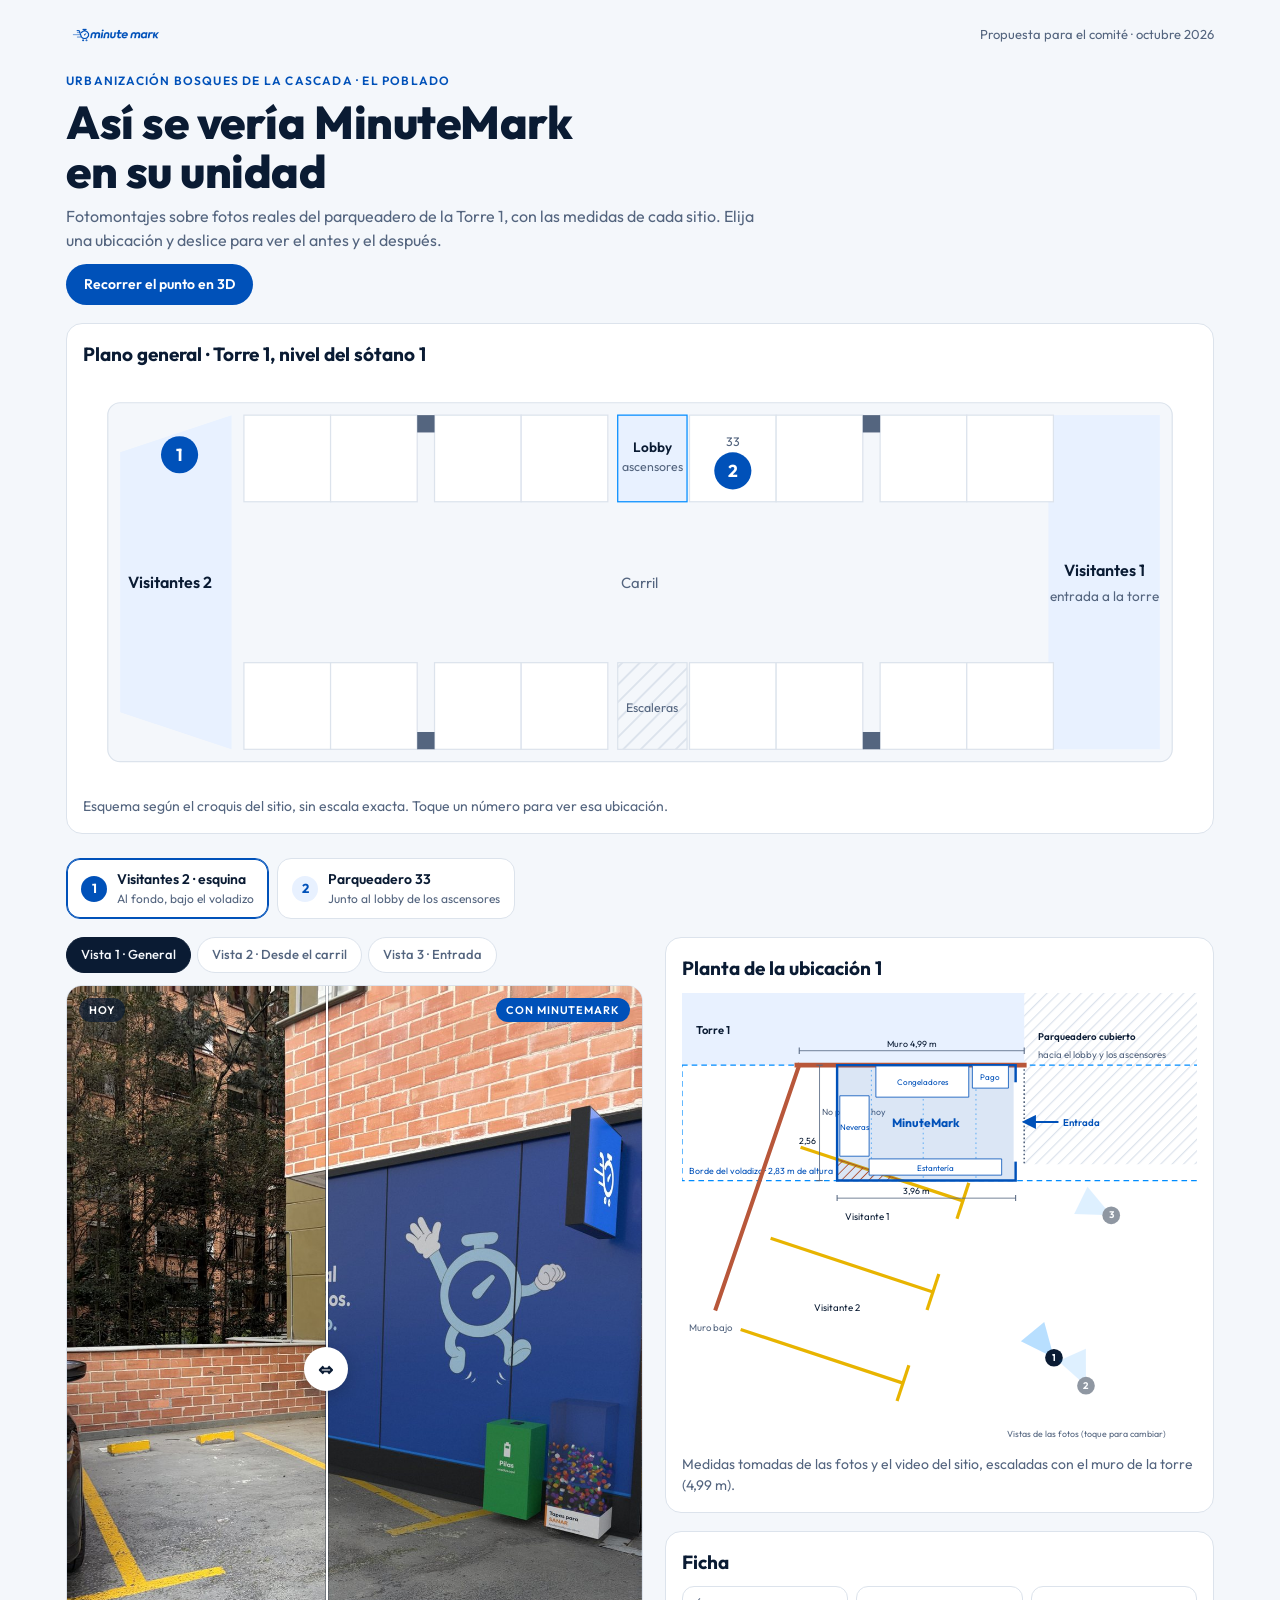
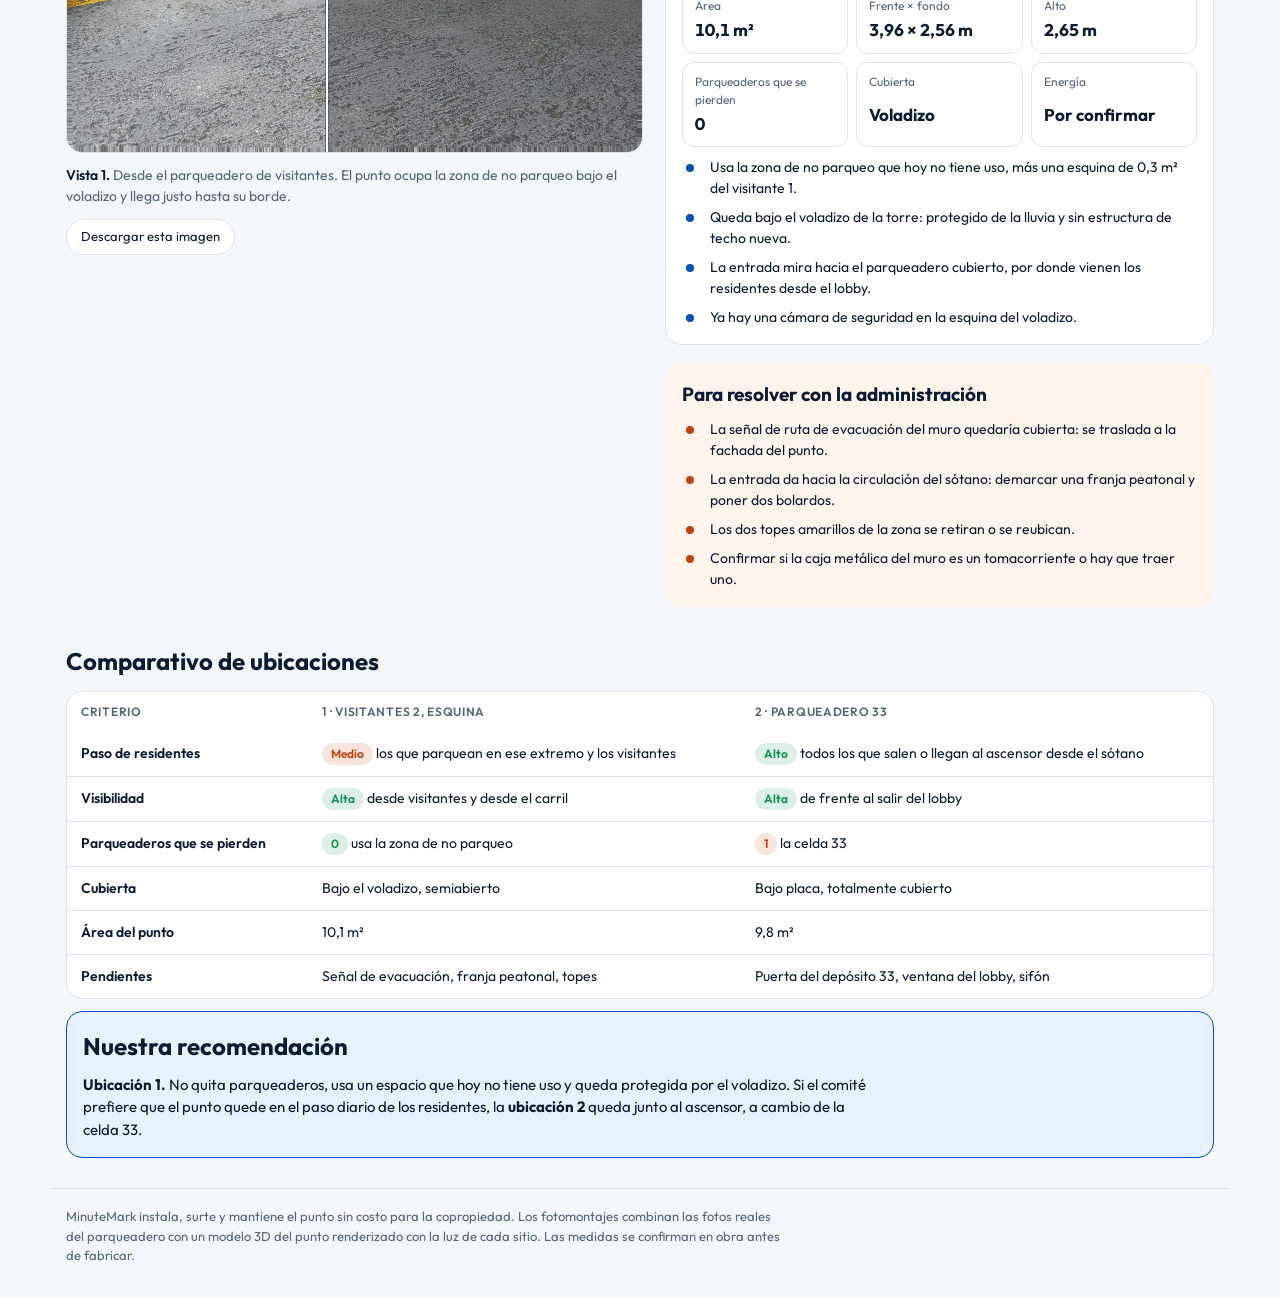
<file: bosques/index.html>
<!doctype html>
<html lang="es">
<head>
<meta charset="utf-8">
<meta name="viewport" content="width=device-width,initial-scale=1,viewport-fit=cover">
<title>MinuteMark · Propuesta Bosques de la Cascada</title>
<meta name="robots" content="noindex,nofollow">
<meta name="description" content="Fotomontajes sobre fotos reales del parqueadero de la Torre 1, con las medidas de cada sitio y recorrido en 3D.">
<meta property="og:type" content="website">
<meta property="og:url" content="https://simonramirez0267-beep.github.io/MinitueMARK/bosques/">
<meta property="og:title" content="Así se vería MinuteMark en Bosques de la Cascada">
<meta property="og:description" content="Fotomontajes sobre fotos reales del parqueadero de la Torre 1, con las medidas de cada sitio y recorrido en 3D.">
<meta property="og:image" content="https://simonramirez0267-beep.github.io/MinitueMARK/bosques/og.jpg">
<meta property="og:image:width" content="1200">
<meta property="og:image:height" content="630">
<meta name="twitter:card" content="summary_large_image">
<link rel="icon" type="image/png" href="favicon.png">
<style>:root{padding-top:env(safe-area-inset-top);padding-bottom:env(safe-area-inset-bottom)}body{margin:0;font:14px system-ui}img{max-width:100%}[hidden]{display:none!important}</style>
<link rel="preconnect" href="https://fonts.googleapis.com">
<link rel="preconnect" href="https://fonts.gstatic.com" crossorigin>
<link rel="stylesheet" href="https://fonts.googleapis.com/css2?family=Outfit:wght@400;500;600;700;800&display=swap">
<style>
/* Layout: propuesta para comité; selector de ubicaciones, antes/después a la izquierda, planta + ficha a la derecha, comparativo al final */
:root{
  --fondo:#F4F7FB;
  --hoja:#FFFFFF;
  --tinta:#0A1B33;
  --tinta-2:#54657F;
  --linea:#DCE3EC;
  --azul:#0051B9;
  --azul-b:#008CFF;
  --hielo:#E8F1FF;
  --ladrillo:#B8573A;
  --amarillo:#E8B400;
  --alerta:#C2410C;
  --alerta-fondo:#FFF4EC;
  --bien:#0E8F50;
  --f:"Outfit","Poppins","Myriad Pro",Arial,sans-serif;
}
@media (prefers-color-scheme: dark){:root:not([data-theme="light"]){
  --fondo:#0B1424;--hoja:#111E33;--tinta:#F3F7FD;--tinta-2:#A9BBD6;--linea:#24344F;--azul:#4C8DFF;--azul-b:#5FB2FF;--hielo:#16284A;--ladrillo:#E07A5A;--amarillo:#F2C230;--alerta:#FB923C;--alerta-fondo:#2A1A10;--bien:#34D399;color-scheme:dark}}
:root[data-theme="dark"]{--fondo:#0B1424;--hoja:#111E33;--tinta:#F3F7FD;--tinta-2:#A9BBD6;--linea:#24344F;--azul:#4C8DFF;--azul-b:#5FB2FF;--hielo:#16284A;--ladrillo:#E07A5A;--amarillo:#F2C230;--alerta:#FB923C;--alerta-fondo:#2A1A10;--bien:#34D399;color-scheme:dark}
*{box-sizing:border-box}
body{background:var(--fondo);color:var(--tinta);font-family:var(--f);line-height:1.5;-webkit-font-smoothing:antialiased}
button{font:inherit;color:inherit}
:focus-visible{outline:2px solid var(--azul-b);outline-offset:3px}
.wrap{max-width:1180px;margin:0 auto;padding-left:max(16px,env(safe-area-inset-left,0px));padding-right:max(16px,env(safe-area-inset-right,0px))}

.cab{padding-block:22px 6px;display:flex;align-items:center;justify-content:space-between;gap:12px;flex-wrap:wrap}
.cab img{height:26px;width:auto}
.logo-claro{display:block}.logo-oscuro{display:none}
@media (prefers-color-scheme: dark){:root:not([data-theme="light"]) .logo-claro{display:none}:root:not([data-theme="light"]) .logo-oscuro{display:block}}
:root[data-theme="dark"] .logo-claro{display:none}:root[data-theme="dark"] .logo-oscuro{display:block}
.fecha{font-size:13px;color:var(--tinta-2)}

.intro{padding-block:18px 18px;display:grid;gap:8px}
.eyebrow{margin:0;font-size:12px;letter-spacing:.1em;text-transform:uppercase;color:var(--azul);font-weight:600}
h1{margin:0;font-size:clamp(28px,4.6vw,46px);line-height:1.06;font-weight:800;letter-spacing:-.01em;text-wrap:balance;max-width:20ch}
.lead{margin:0;color:var(--tinta-2);font-size:16px;max-width:64ch}
.ver3d{justify-self:start;display:inline-flex;align-items:center;gap:8px;background:#0051B9;color:#fff;text-decoration:none;border-radius:999px;padding:10px 18px;font-size:14px;font-weight:600;margin-top:4px}
.ver3d:hover{background:#0067D6}

.ubic{display:flex;gap:8px;flex-wrap:wrap;padding-block:6px 18px}
.ub{display:flex;align-items:center;gap:10px;background:var(--hoja);border:1px solid var(--linea);border-radius:14px;padding:10px 14px;text-align:left;cursor:pointer;min-width:0}
.ub:disabled{cursor:default;opacity:.6}
.ub .n{flex:none;width:26px;height:26px;border-radius:50%;display:grid;place-items:center;font-size:13px;font-weight:700;background:var(--hielo);color:var(--azul)}
.ub b{display:block;font-size:14px;font-weight:600}
.ub small{display:block;font-size:12px;color:var(--tinta-2)}
.ub[aria-pressed="true"]{border-color:var(--azul);box-shadow:0 0 0 1px var(--azul) inset}
.ub[aria-pressed="true"] .n{background:var(--azul);color:#fff}

.grid{display:grid;gap:22px;grid-template-columns:1fr;padding-bottom:30px}
@media (min-width:980px){.grid{grid-template-columns:minmax(0,1.05fr) minmax(0,1fr);align-items:start}}

.visor{display:grid;gap:12px;min-width:0}
.vistas{display:flex;gap:6px;flex-wrap:wrap}
.vista{border:1px solid var(--linea);background:var(--hoja);border-radius:999px;padding:7px 14px;font-size:13px;font-weight:500;cursor:pointer;color:var(--tinta-2)}
.vista[aria-pressed="true"]{background:var(--tinta);color:var(--fondo);border-color:var(--tinta)}
.ab{position:relative;border-radius:16px;overflow:hidden;background:var(--hoja);border:1px solid var(--linea);max-width:100%;user-select:none;-webkit-user-select:none;touch-action:pan-y;margin-inline:auto;width:100%}
.ab img{display:block;width:100%;height:auto}
.ab .despues{position:absolute;inset:0;clip-path:inset(0 0 0 var(--corte,45%))}
.ab .despues img{width:100%;height:100%;object-fit:cover}
.ab .barra{position:absolute;top:0;bottom:0;left:var(--corte,45%);width:2px;background:#fff;box-shadow:0 0 0 1px rgba(10,27,51,.25);pointer-events:none}
.ab .tirador{position:absolute;top:50%;left:var(--corte,45%);transform:translate(-50%,-50%);width:44px;height:44px;border-radius:50%;background:#fff;box-shadow:0 4px 14px rgba(10,27,51,.3);display:grid;place-items:center;pointer-events:none;color:#0A1B33;font-size:18px;font-weight:700}
.ab input{position:absolute;inset:0;width:100%;height:100%;opacity:0;cursor:ew-resize;margin:0}
.ab .et{position:absolute;top:12px;font-size:11px;letter-spacing:.08em;text-transform:uppercase;font-weight:600;background:rgba(10,27,51,.72);color:#fff;border-radius:999px;padding:4px 10px;pointer-events:none}
.ab .et.a{left:12px}.ab .et.d{right:12px;background:#0051B9}
.pie{margin:0;font-size:14px;color:var(--tinta-2)}
.pie b{color:var(--tinta);font-weight:600}
.bajar{border:1px solid var(--linea);background:var(--hoja);border-radius:999px;padding:7px 14px;font-size:13px;cursor:pointer;justify-self:start}
.bajar[hidden]{display:none}

.lado{display:grid;gap:18px;min-width:0}
.panel{background:var(--hoja);border:1px solid var(--linea);border-radius:16px;padding:16px;display:grid;gap:10px;min-width:0}
.panel h2{margin:0;font-size:19px;font-weight:700;text-wrap:balance}
.panel p{margin:0;font-size:14px;color:var(--tinta-2)}
.planta{overflow-x:auto}
.planta svg{display:block;width:100%;height:auto;min-width:420px}
#mapa{min-width:640px}
.planta text{font-family:var(--f)}
.datos{display:grid;grid-template-columns:repeat(2,minmax(0,1fr));gap:8px}
@media (min-width:560px){.datos{grid-template-columns:repeat(3,minmax(0,1fr))}}
.dato{border:1px solid var(--linea);border-radius:12px;padding:10px 12px;display:grid;gap:2px;min-width:0}
.dato span{font-size:12px;color:var(--tinta-2)}
.dato b{font-size:17px;font-weight:700;font-variant-numeric:tabular-nums}
ul.lista{margin:0;padding:0;list-style:none;display:grid;gap:8px}
ul.lista li{display:grid;grid-template-columns:20px 1fr;gap:8px;font-size:14px;align-items:start}
ul.lista li::before{content:"";width:8px;height:8px;border-radius:50%;margin-top:7px;margin-left:4px;background:var(--azul)}
ul.lista.resolver li::before{background:var(--alerta)}
.resolver-box{background:var(--alerta-fondo);border-color:transparent}
.nota{font-size:12px;color:var(--tinta-2);margin:0}

.comp{padding-block:6px 30px;display:grid;gap:12px}
.general{padding-bottom:18px}
.reco{border-color:var(--azul);background:var(--hielo)}
.reco p{color:var(--tinta);font-size:15px;max-width:80ch}
.mk{cursor:pointer}
.comp h2{margin:0;font-size:24px;font-weight:700}
.tabla{overflow-x:auto;background:var(--hoja);border:1px solid var(--linea);border-radius:16px}
table{border-collapse:collapse;width:100%;min-width:620px;font-size:14px}
th,td{text-align:left;padding:11px 14px;border-bottom:1px solid var(--linea);vertical-align:top}
thead th{font-size:12px;letter-spacing:.06em;text-transform:uppercase;color:var(--tinta-2);font-weight:600}
tbody th{font-weight:600;color:var(--tinta);white-space:nowrap}
tr:last-child th,tr:last-child td{border-bottom:0}
.chip{display:inline-block;border-radius:999px;padding:2px 9px;font-size:12px;font-weight:600}
.chip.bien{background:color-mix(in srgb,var(--bien) 14%,transparent);color:var(--bien)}
.chip.ojo{background:color-mix(in srgb,var(--alerta) 14%,transparent);color:var(--alerta)}
.chip.pend{background:var(--hielo);color:var(--tinta-2)}
footer{border-top:1px solid var(--linea);padding-block:18px 32px;font-size:13px;color:var(--tinta-2)}
footer p{margin:0;max-width:80ch}
.aviso{position:fixed;left:50%;bottom:calc(env(safe-area-inset-bottom,0px) + 18px);transform:translateX(-50%);background:var(--tinta);color:var(--fondo);border-radius:12px;padding:10px 14px;font-size:13px;max-width:calc(100% - 32px);z-index:5}
</style>
</head>
<body>

<header class="cab wrap">
  <img class="logo-claro" src="img/mm-logo-color.png" alt="MinuteMark" width="720" height="188">
  <img class="logo-oscuro" src="img/mm-logo-white.png" alt="MinuteMark" width="720" height="188">
  <span class="fecha">Propuesta para el comité · octubre 2026</span>
</header>

<main>
  <section class="intro wrap">
    <p class="eyebrow">Urbanización Bosques de la Cascada · El Poblado</p>
    <h1>Así se vería MinuteMark en su unidad</h1>
    <p class="lead">Fotomontajes sobre fotos reales del parqueadero de la Torre 1, con las medidas de cada sitio. Elija una ubicación y deslice para ver el antes y el después.</p>
    <a class="ver3d" href="3d/">Recorrer el punto en 3D</a>
  </section>

  <section class="general wrap" aria-labelledby="t-general">
    <div class="panel">
      <h2 id="t-general">Plano general · Torre 1, nivel del sótano 1</h2>
      <div class="planta"><svg id="mapa" viewBox="0 0 900 330" role="img" aria-labelledby="mapa-desc"><title id="mapa-desc">Esquema del parqueadero de la Torre 1: visitantes 2 a la izquierda, dos bloques de celdas, el lobby con escaleras y ascensores en el centro y visitantes 1 a la derecha. Ubicación 1 en la esquina de visitantes 2; ubicación 2 en la celda 33, junto al lobby.</title></svg></div>
      <p class="nota">Esquema según el croquis del sitio, sin escala exacta. Toque un número para ver esa ubicación.</p>
    </div>
  </section>

  <nav class="ubic wrap" id="ubic" aria-label="Ubicaciones evaluadas"></nav>

  <div class="grid wrap">
    <section class="visor" aria-label="Antes y después">
      <div class="vistas" id="vistas" role="group" aria-label="Vista"></div>
      <div class="ab" id="ab">
        <img id="imgAntes" alt="" width="1050" height="1400">
        <div class="despues"><img id="imgDespues" alt="" width="1050" height="1400"></div>
        <span class="barra" aria-hidden="true"></span>
        <span class="tirador" aria-hidden="true">⇔</span>
        <span class="et a">Hoy</span><span class="et d">Con MinuteMark</span>
        <input id="corte" type="range" min="0" max="100" value="45" aria-label="Deslice para comparar el antes y el después">
      </div>
      <p class="pie" id="pie"></p>
      <button class="bajar" id="bajar" type="button" hidden>Descargar esta imagen</button>
    </section>

    <aside class="lado">
      <section class="panel" aria-labelledby="t-planta">
        <h2 id="t-planta">Planta</h2>
        <div class="planta">
          <svg viewBox="0 0 640 560" role="img" aria-labelledby="planta-desc">
            <title id="planta-desc">Planta de la ubicación con el punto MinuteMark y sus medidas.</title>
            <defs>
              <pattern id="rayas" width="8" height="8" patternUnits="userSpaceOnUse" patternTransform="rotate(45)"><line x1="0" y1="0" x2="0" y2="8" stroke="var(--alerta)" stroke-width="2"/></pattern>
              <pattern id="gris" width="10" height="10" patternUnits="userSpaceOnUse" patternTransform="rotate(45)"><line x1="0" y1="0" x2="0" y2="10" stroke="var(--linea)" stroke-width="3"/></pattern>
              <marker id="flecha" viewBox="0 0 10 10" refX="8" refY="5" markerWidth="7" markerHeight="7" orient="auto-start-reverse"><path d="M0 0 L10 5 L0 10 z" fill="var(--azul)"/></marker>
              <marker id="tope" viewBox="0 0 10 10" refX="5" refY="5" markerWidth="8" markerHeight="8" orient="auto"><line x1="5" y1="0" x2="5" y2="10" stroke="var(--tinta-2)" stroke-width="1.6"/></marker>
            </defs>
            <g id="planta-g"></g>
          </svg>
        </div>
        <p class="nota" id="planta-nota"></p>
      </section>

      <section class="panel" aria-labelledby="t-ficha">
        <h2 id="t-ficha">Ficha</h2>
        <div class="datos" id="datos"></div>
        <ul class="lista" id="ventajas"></ul>
      </section>

      <section class="panel resolver-box" aria-labelledby="t-resolver">
        <h2 id="t-resolver">Para resolver con la administración</h2>
        <ul class="lista resolver" id="resolver"></ul>
      </section>
    </aside>
  </div>

  <section class="comp wrap" aria-labelledby="t-comp">
    <h2 id="t-comp">Comparativo de ubicaciones</h2>
    <div class="tabla">
      <table>
        <thead><tr><th scope="col">Criterio</th><th scope="col">1 · Visitantes 2, esquina</th><th scope="col">2 · Parqueadero 33</th></tr></thead>
        <tbody>
          <tr><th scope="row">Paso de residentes</th><td><span class="chip ojo">Medio</span> los que parquean en ese extremo y los visitantes</td><td><span class="chip bien">Alto</span> todos los que salen o llegan al ascensor desde el sótano</td></tr>
          <tr><th scope="row">Visibilidad</th><td><span class="chip bien">Alta</span> desde visitantes y desde el carril</td><td><span class="chip bien">Alta</span> de frente al salir del lobby</td></tr>
          <tr><th scope="row">Parqueaderos que se pierden</th><td><span class="chip bien">0</span> usa la zona de no parqueo</td><td><span class="chip ojo">1</span> la celda 33</td></tr>
          <tr><th scope="row">Cubierta</th><td>Bajo el voladizo, semiabierto</td><td>Bajo placa, totalmente cubierto</td></tr>
          <tr><th scope="row">Área del punto</th><td>10,1 m²</td><td>9,8 m²</td></tr>
          <tr><th scope="row">Pendientes</th><td>Señal de evacuación, franja peatonal, topes</td><td>Puerta del depósito 33, ventana del lobby, sifón</td></tr>
        </tbody>
      </table>
    </div>
    <div class="panel reco">
      <h2>Nuestra recomendación</h2>
      <p><b>Ubicación 1.</b> No quita parqueaderos, usa un espacio que hoy no tiene uso y queda protegida por el voladizo. Si el comité prefiere que el punto quede en el paso diario de los residentes, la <b>ubicación 2</b> queda junto al ascensor, a cambio de la celda 33.</p>
    </div>
  </section>
</main>

<footer class="wrap">
  <p>MinuteMark instala, surte y mantiene el punto sin costo para la copropiedad. Los fotomontajes combinan las fotos reales del parqueadero con un modelo 3D del punto renderizado con la luz de cada sitio. Las medidas se confirman en obra antes de fabricar.</p>
</footer>

<script>
(function(){
'use strict';
/* ---------- datos por ubicación ---------- */
const U = [
  {
    id: 'u1', n: 1, nombre: 'Visitantes 2 · esquina', sub: 'Al fondo, bajo el voladizo',
    vistas: [
      {img: 'u1-1', w: 1050, h: 1400, nombre: 'General', pie: '<b>Vista 1.</b> Desde el parqueadero de visitantes. El punto ocupa la zona de no parqueo bajo el voladizo y llega justo hasta su borde.'},
      {img: 'u1-2', w: 788, h: 1400, nombre: 'Desde el carril', pie: '<b>Vista 2.</b> Desde el carril, a la altura de una persona. A la derecha, la entrada al sótano 1.'},
      {img: 'u1-3', w: 1050, h: 1400, nombre: 'Entrada', pie: '<b>Vista 3.</b> La entrada del punto, mirando hacia el sótano: estantería, frío, congeladores y pago con tarjeta.'}
    ],
    nota: 'Medidas tomadas de las fotos y el video del sitio, escaladas con el muro de la torre (4,99 m).',
    datos: [['Área', '10,1 m²'], ['Frente × fondo', '3,96 × 2,56 m'], ['Alto', '2,65 m'], ['Parqueaderos que se pierden', '0'], ['Cubierta', 'Voladizo'], ['Energía', 'Por confirmar']],
    ventajas: ['Usa la zona de no parqueo que hoy no tiene uso, más una esquina de 0,3 m² del visitante 1.', 'Queda bajo el voladizo de la torre: protegido de la lluvia y sin estructura de techo nueva.', 'La entrada mira hacia el parqueadero cubierto, por donde vienen los residentes desde el lobby.', 'Ya hay una cámara de seguridad en la esquina del voladizo.'],
    resolver: ['La señal de ruta de evacuación del muro quedaría cubierta: se traslada a la fachada del punto.', 'La entrada da hacia la circulación del sótano: demarcar una franja peatonal y poner dos bolardos.', 'Los dos topes amarillos de la zona se retiran o se reubican.', 'Confirmar si la caja metálica del muro es un tomacorriente o hay que traer uno.'],
    planta: plantaU1, cams: [[5.65, -6.49, -0.63, 0.77], [6.36, -7.11, -0.41, 0.91], [6.92, -3.33, -0.90, 0.44]]
  },
  {
    id: 'u2', n: 2, nombre: 'Parqueadero 33', sub: 'Junto al lobby de los ascensores',
    vistas: [
      {img: 'u2-1', w: 1050, h: 1400, nombre: 'General', pie: '<b>Vista 1.</b> Desde el carril, en diagonal. El punto ocupa la celda 33, con el fondo contra el muro de los depósitos.'},
      {img: 'u2-2', w: 788, h: 1400, nombre: 'De frente', pie: '<b>Vista 2.</b> De frente, desde el carril. A la izquierda queda la columna junto al paso al lobby de los ascensores.'}
    ],
    nota: 'Medidas del escaneo del sitio, ajustadas con la cinta sobre la línea amarilla (4,98 m).',
    datos: [['Área', '9,8 m²'], ['Frente × fondo', '2,50 × 3,90 m'], ['Alto', '2,65 m'], ['Parqueaderos que se pierden', '1'], ['Altura libre', '≈ 3,1 m'], ['Energía', 'Por confirmar']],
    ventajas: ['Todos los residentes que usan el ascensor desde el sótano pasan por el frente del punto.', 'Queda bajo placa: protegido del agua y del sol, con la luz del parqueadero.', 'La celda mide 2,71 m de ancho: el punto cabe con el lateral contra el muro del lobby.', 'Frente al punto queda una plazoleta de 1 m para las cajas de tapas y de pilas.'],
    resolver: ['La puerta del depósito 33 queda dentro del punto: si el depósito va con el parqueadero, sirve de bodega de reposición; si no, hay que acordar el acceso.', 'El lateral del punto cubre la ventana del lobby por el lado del parqueadero.', 'Dejar libre la rejilla del sifón de piso junto al muro del lobby.', 'Definir si la celda 33 es comunal o se arrienda a su propietario.'],
    planta: plantaU2, cams: [[3.43, -7.65, -0.44, 0.89], [0.16, -9.60, 0.27, 0.96]]
  },
];

/* ---------- planta (metros → px) ---------- */
const NS = 'http://www.w3.org/2000/svg';
const g = document.getElementById('planta-g');
let S = 56, OX = 2.6, OY = 1.6;
const P = (x, y) => [(x + OX) * S, (OY - y) * S];
function el(tag, attrs, txt, parent){ const e = document.createElementNS(NS, tag); for (const k in attrs) e.setAttribute(k, attrs[k]); if (txt) e.textContent = txt; (parent || g).appendChild(e); return e; }
function poly(pts, attrs){ return el('polygon', Object.assign({points: pts.map(p => P(...p).join(',')).join(' ')}, attrs)); }
function rect(x0, y0, x1, y1, attrs){ return poly([[x0, y0], [x1, y0], [x1, y1], [x0, y1]], attrs); }
function line(a, b, attrs){ const [x1, y1] = P(...a), [x2, y2] = P(...b); return el('line', Object.assign({x1, y1, x2, y2}, attrs)); }
function text(p, s, attrs){ const [x, y] = P(...p); return el('text', Object.assign({x, y, 'font-size': 12, fill: 'var(--tinta-2)'}, attrs), s); }
function cota(a, b, label, pos, anchor){ line(a, b, {stroke: 'var(--tinta-2)', 'stroke-width': 1, 'marker-start': 'url(#tope)', 'marker-end': 'url(#tope)'}); text(pos, label, {'text-anchor': anchor || 'middle', fill: 'var(--tinta)', 'font-size': 11}); }
function modulos(list){ list.forEach(r => { rect(r[0], r[1], r[2], r[3], {fill: 'var(--hoja)', stroke: 'var(--azul)', 'stroke-width': 1}); text([(r[0] + r[2]) / 2, (r[1] + r[3]) / 2 - 0.08], r[4], {'text-anchor': 'middle', 'font-size': 10, fill: 'var(--azul)'}); }); }
function camaras(list, label){
  list.forEach((c, i) => {
    const grp = el('g', {class: 'cam', 'data-v': i, style: 'cursor:pointer', opacity: i === 0 ? '1' : '0.45'});
    const [x, y] = P(c[0], c[1]), a = Math.atan2(-c[3], c[2]), L = 46, hw = 0.42;
    el('path', {d: `M${x} ${y} L${x + L * Math.cos(a - hw)} ${y + L * Math.sin(a - hw)} L${x + L * Math.cos(a + hw)} ${y + L * Math.sin(a + hw)} Z`, fill: 'var(--azul-b)', opacity: '0.28'}, null, grp);
    el('circle', {cx: x, cy: y, r: 11, fill: 'var(--tinta)'}, null, grp);
    el('text', {x, y: y + 4, 'text-anchor': 'middle', 'font-size': 12, 'font-weight': 700, fill: 'var(--fondo)'}, String(i + 1), grp);
    grp.addEventListener('click', () => vista(i));
  });
  text(label[0], 'Vistas de las fotos (toque para cambiar)', {'font-size': 11});
}
function plantaU1(){
  S = 56; OX = 2.6; OY = 1.6;
  rect(-2.6, 0, 4.99, 1.6, {fill: 'var(--hielo)'}); text([-2.3, 0.7], 'Torre 1', {fill: 'var(--tinta)', 'font-weight': 600, 'font-size': 14});
  rect(4.99, -2.2, 8.9, 1.6, {fill: 'url(#gris)'}); text([5.3, 0.55], 'Parqueadero cubierto', {fill: 'var(--tinta)', 'font-weight': 600}); text([5.3, 0.15], 'hacia el lobby y los ascensores');
  line([4.99, 0], [4.99, -2.2], {stroke: 'var(--tinta-2)', 'stroke-width': 2, 'stroke-dasharray': '2 3'});
  rect(-2.6, 0, 8.9, -2.56, {fill: 'none', stroke: 'var(--azul-b)', 'stroke-width': 1.5, 'stroke-dasharray': '7 5'});
  text([-2.45, -2.42], 'Borde del voladizo · 2,83 m de altura', {fill: 'var(--azul)', 'font-size': 11});
  [1.6, 2.75, 3.92].forEach(x => line([x, 0], [x, -2.56], {stroke: 'var(--azul-b)', 'stroke-width': 1, 'stroke-dasharray': '2 4', opacity: .7}));
  line([-0.05, 0], [4.99, 0], {stroke: 'var(--ladrillo)', 'stroke-width': 6, 'stroke-linecap': 'square'});
  line([0, 0], [-1.85, -5.4], {stroke: 'var(--ladrillo)', 'stroke-width': 5, 'stroke-linecap': 'square'}); text([-2.45, -5.9], 'Muro bajo');
  const n = [-0.312, -0.949];
  for (let k = 0; k < 3; k++) {
    const s = [0.03 + n[0] * 2.13 * k, -1.82 + n[1] * 2.13 * k], t = [3.63 + n[0] * 2.13 * k, -3.01 + n[1] * 2.13 * k];
    line(s, t, {stroke: 'var(--amarillo)', 'stroke-width': 4});
    line([t[0] - 0.42 * n[0], t[1] - 0.42 * n[1]], [t[0] + 0.42 * n[0], t[1] + 0.42 * n[1]], {stroke: 'var(--amarillo)', 'stroke-width': 4});
    if (k > 0) { const c = [(s[0] + t[0]) / 2 - n[0] * 1.06, (s[1] + t[1]) / 2 - n[1] * 1.06]; text(c, 'Visitante ' + k, {'text-anchor': 'middle', fill: 'var(--tinta)'}); }
  }
  text([0.5, -1.1], 'No parqueo hoy', {'font-size': 11});
  poly([[0.84, -2.086], [0.84, -2.56], [2.28, -2.56]], {fill: 'url(#rayas)', stroke: 'var(--alerta)', 'stroke-width': 1});
  rect(0.84, 0, 4.80, -2.56, {fill: 'var(--azul)', opacity: .14}); rect(0.84, 0, 4.80, -2.56, {fill: 'none', stroke: 'var(--azul)', 'stroke-width': 3});
  modulos([[0.9, -2.02, 1.55, -0.68, 'Neveras'], [1.55, -2.44, 4.49, -2.08, 'Estantería'], [1.70, -0.71, 3.76, -0.02, 'Congeladores'], [3.84, -0.51, 4.64, -0.01, 'Pago']]);
  text([2.82, -1.38], 'MinuteMark', {'text-anchor': 'middle', fill: 'var(--azul)', 'font-weight': 700, 'font-size': 15});
  line([4.80, -0.38], [4.80, -2.14], {stroke: 'var(--hoja)', 'stroke-width': 5});
  line([5.75, -1.26], [5.0, -1.26], {stroke: 'var(--azul)', 'stroke-width': 2.5, 'marker-end': 'url(#flecha)'}); text([5.85, -1.36], 'Entrada', {fill: 'var(--azul)', 'font-weight': 600});
  cota([0.84, -2.95], [4.80, -2.95], '3,96 m', [2.6, -2.86]); cota([0.45, 0], [0.45, -2.56], '2,56', [0.38, -1.75], 'end'); cota([0, 0.32], [4.99, 0.32], 'Muro 4,99 m', [2.5, 0.4]);
  camaras(U[0].cams, [[4.6, -8.25]]);
}
function plantaU2(){
  S = 50; OX = 3.2; OY = 1.3;
  rect(-3.2, -5.0, 0, 1.3, {fill: 'var(--hielo)'}); text([-2.95, -1.6], 'Lobby y', {fill: 'var(--tinta)', 'font-weight': 600, 'font-size': 14}); text([-2.95, -1.95], 'ascensores', {fill: 'var(--tinta)', 'font-weight': 600, 'font-size': 14});
  rect(-3.2, -5.0, 0, -5.9, {fill: 'url(#gris)'}); text([-3.0, -5.6], 'Paso al lobby');
  rect(-0.45, -5.0, 0, -5.45, {fill: 'var(--tinta-2)'}); text([-0.5, -5.3], 'Columna', {'text-anchor': 'end', 'font-size': 10});
  rect(0, 0, 6.6, 1.3, {fill: 'var(--hielo)', opacity: .6}); text([3.2, 0.75], 'Depósitos', {'text-anchor': 'middle', fill: 'var(--tinta)', 'font-weight': 600});
  line([0, 0], [6.6, 0], {stroke: 'var(--ladrillo)', 'stroke-width': 6, 'stroke-linecap': 'square'});
  line([0, 0.05], [0, -5.0], {stroke: 'var(--tinta-2)', 'stroke-width': 6, 'stroke-linecap': 'square'});
  line([0, -2.7], [0, -3.65], {stroke: 'var(--azul-b)', 'stroke-width': 6}); text([-0.12, -3.2], 'Ventana', {'text-anchor': 'end', 'font-size': 10, fill: 'var(--azul)'});
  [[0.03, 0.67, '33'], [3.14, 3.88, '34']].forEach(d => { line([d[0], 0], [d[1], 0], {stroke: 'var(--hoja)', 'stroke-width': 6}); text([(d[0] + d[1]) / 2, 0.28], 'Depósito ' + d[2], {'text-anchor': 'middle', 'font-size': 10}); });
  line([2.71, -0.25], [2.71, -4.96], {stroke: 'var(--amarillo)', 'stroke-width': 4}); line([2.31, -4.96], [3.11, -4.96], {stroke: 'var(--amarillo)', 'stroke-width': 4});
  line([5.42, -0.25], [5.42, -4.96], {stroke: 'var(--amarillo)', 'stroke-width': 4, opacity: .6});
  text([4.06, -2.6], 'Parqueadero 34', {'text-anchor': 'middle', fill: 'var(--tinta)'});
  rect(0, -3.9, 2.71, -4.96, {fill: 'none', stroke: 'var(--linea)', 'stroke-width': 1, 'stroke-dasharray': '3 3'}); text([1.36, -4.62], 'Plazoleta', {'text-anchor': 'middle', 'font-size': 11});
  rect(0.0, -3.96, 0.32, -4.75, {fill: 'var(--bien)', opacity: .35}); text([0.4, -4.4], 'Tapas y pilas', {'font-size': 9});
  rect(0.02, 0, 2.52, -3.90, {fill: 'var(--azul)', opacity: .14}); rect(0.02, 0, 2.52, -3.90, {fill: 'none', stroke: 'var(--azul)', 'stroke-width': 3});
  modulos([[0.70, -0.65, 2.04, -0.02, 'Neveras'], [2.10, -3.59, 2.48, -0.68, ''], [0.05, -2.86, 0.73, -0.80, ''], [0.05, -3.74, 0.55, -2.94, 'Pago']]);
  text([2.29, -2.1], 'Estantería', {'text-anchor': 'middle', 'font-size': 10, fill: 'var(--azul)', transform: `rotate(-90 ${P(2.29, -2.1).join(' ')})`});
  text([0.39, -1.83], 'Congeladores', {'text-anchor': 'middle', 'font-size': 10, fill: 'var(--azul)', transform: `rotate(-90 ${P(0.39, -1.83).join(' ')})`});
  text([1.38, -2.2], 'MinuteMark', {'text-anchor': 'middle', fill: 'var(--azul)', 'font-weight': 700, 'font-size': 15});
  line([0.40, -3.90], [2.16, -3.90], {stroke: 'var(--hoja)', 'stroke-width': 5});
  line([1.28, -5.55], [1.28, -4.1], {stroke: 'var(--azul)', 'stroke-width': 2.5, 'marker-end': 'url(#flecha)'}); text([1.42, -5.5], 'Entrada', {fill: 'var(--azul)', 'font-weight': 600});
  cota([0.02, -6.3], [2.52, -6.3], '2,50 m', [1.27, -6.2]); cota([3.3, 0], [3.3, -3.90], '3,90 m', [3.38, -1.4], 'start'); cota([0, -7.0], [2.71, -7.0], 'Celda 2,71 m', [1.36, -6.9]);
  text([4.0, -6.15], 'Carril', {fill: 'var(--tinta)', 'font-weight': 600});
  camaras(U[1].cams, [[-3.0, -9.75]]);
}

/* ---------- plano general (esquema del croquis) ---------- */
(function mapa(){
  const svg = document.getElementById('mapa');
  const m = (tag, a, txt, parent) => el(tag, a, txt, parent || svg);
  m('rect', {x: 20, y: 20, width: 860, height: 290, rx: 10, fill: 'var(--fondo)', stroke: 'var(--linea)'});
  // visitantes 2 (izquierda) y 1 (derecha)
  m('path', {d: 'M30 60 L120 30 L120 300 L30 270 Z', fill: 'var(--hielo)'});
  m('text', {x: 70, y: 170, 'text-anchor': 'middle', 'font-size': 13, 'font-weight': 600, fill: 'var(--tinta)'}, 'Visitantes 2');
  m('rect', {x: 780, y: 30, width: 90, height: 270, fill: 'var(--hielo)'});
  m('text', {x: 825, y: 160, 'text-anchor': 'middle', 'font-size': 13, 'font-weight': 600, fill: 'var(--tinta)'}, 'Visitantes 1');
  m('text', {x: 825, y: 180, 'text-anchor': 'middle', 'font-size': 11, fill: 'var(--tinta-2)'}, 'entrada a la torre');
  // bloques de celdas (arriba y abajo) y carril central
  [[130, 'izq'], [490, 'der']].forEach(([x0]) => {
    [[30, 100], [230, 300]].forEach(([y0, y1]) => {
      for (let k = 0; k < 4; k++) m('rect', {x: x0 + k * 70 + (k > 1 ? 14 : 0), y: y0, width: 70, height: y1 - y0, fill: 'var(--hoja)', stroke: 'var(--linea)'});
      m('rect', {x: x0 + 140, y: y0 + (y0 < 100 ? 0 : 56), width: 14, height: 14, fill: 'var(--tinta-2)'});
    });
  });
  m('text', {x: 450, y: 170, 'text-anchor': 'middle', 'font-size': 12, fill: 'var(--tinta-2)'}, 'Carril');
  // lobby: ascensores arriba, escaleras abajo
  m('rect', {x: 432, y: 30, width: 56, height: 70, fill: 'var(--hielo)', stroke: 'var(--azul-b)'});
  m('text', {x: 460, y: 60, 'text-anchor': 'middle', 'font-size': 11, 'font-weight': 600, fill: 'var(--tinta)'}, 'Lobby');
  m('text', {x: 460, y: 75, 'text-anchor': 'middle', 'font-size': 10, fill: 'var(--tinta-2)'}, 'ascensores');
  m('rect', {x: 432, y: 230, width: 56, height: 70, fill: 'url(#gris)', stroke: 'var(--linea)'});
  m('text', {x: 460, y: 270, 'text-anchor': 'middle', 'font-size': 10, fill: 'var(--tinta-2)'}, 'Escaleras');
  m('text', {x: 525, y: 55, 'text-anchor': 'middle', 'font-size': 10, fill: 'var(--tinta-2)'}, '33');
  // ubicaciones
  [[78, 62, 0], [525, 75, 1]].forEach(([x, y, i]) => {
    const grp = m('g', {class: 'mk', tabindex: 0, role: 'button', 'aria-label': 'Ver ubicación ' + (i + 1)});
    m('circle', {cx: x, cy: y, r: 15, fill: 'var(--azul)'}, null, grp);
    m('text', {x, y: y + 5, 'text-anchor': 'middle', 'font-size': 14, 'font-weight': 700, fill: '#fff'}, String(i + 1), grp);
    grp.addEventListener('click', () => ubicacion(i));
    grp.addEventListener('keydown', e => { if (e.key === 'Enter' || e.key === ' ') { e.preventDefault(); ubicacion(i); } });
  });
})();

/* ---------- interfaz ---------- */
const ubicNav = document.getElementById('ubic'), vistasEl = document.getElementById('vistas');
const ab = document.getElementById('ab'), rango = document.getElementById('corte');
const imgA = document.getElementById('imgAntes'), imgD = document.getElementById('imgDespues');
let u = U[0], actual = 0;
U.forEach((x, i) => {
  const b = document.createElement('button'); b.type = 'button'; b.className = 'ub'; b.dataset.u = i; b.disabled = !!x.pendiente;
  b.innerHTML = `<span class="n">${x.n}</span><span><b></b><small></small></span>`;
  b.querySelector('b').textContent = x.nombre; b.querySelector('small').textContent = x.sub;
  b.addEventListener('click', () => ubicacion(i)); ubicNav.appendChild(b);
});
function lista(id, items){ const ul = document.getElementById(id); ul.textContent = ''; items.forEach(t => { const li = document.createElement('li'); const s = document.createElement('span'); s.textContent = t; li.appendChild(s); ul.appendChild(li); }); }
function ubicacion(i, inicial){
  u = U[i];
  document.querySelectorAll('.ub').forEach(b => b.setAttribute('aria-pressed', String(Number(b.dataset.u) === i)));
  vistasEl.textContent = '';
  u.vistas.forEach((v, k) => { const b = document.createElement('button'); b.type = 'button'; b.className = 'vista'; b.dataset.v = k; b.textContent = `Vista ${k + 1} · ${v.nombre}`; b.addEventListener('click', () => vista(k)); vistasEl.appendChild(b); });
  document.getElementById('t-planta').textContent = `Planta de la ubicación ${u.n}`;
  document.getElementById('planta-nota').textContent = u.nota;
  const datos = document.getElementById('datos'); datos.textContent = '';
  u.datos.forEach(d => { const div = document.createElement('div'); div.className = 'dato'; const s = document.createElement('span'); s.textContent = d[0]; const b = document.createElement('b'); b.textContent = d[1]; div.append(s, b); datos.appendChild(div); });
  lista('ventajas', u.ventajas); lista('resolver', u.resolver);
  g.textContent = ''; u.planta();
  vista(0);
  if (!inicial) { try { history.replaceState(null, '', '#' + u.id); } catch (e) {} }
}
function vista(k){
  actual = k; const v = u.vistas[k];
  ab.style.maxWidth = v.w < v.h * 0.7 ? '520px' : '';
  imgA.src = `img/${v.img}-antes.jpg`; imgD.src = `img/${v.img}-despues.jpg`;
  [imgA, imgD].forEach(im => { im.width = v.w; im.height = v.h; });
  imgA.alt = `Ubicación ${u.n}, vista ${k + 1}: foto actual`; imgD.alt = `Ubicación ${u.n}, vista ${k + 1}: fotomontaje con el punto MinuteMark`;
  document.getElementById('pie').innerHTML = v.pie;
  document.querySelectorAll('.vista').forEach(b => b.setAttribute('aria-pressed', String(Number(b.dataset.v) === k)));
  document.querySelectorAll('.cam').forEach(c => c.setAttribute('opacity', Number(c.dataset.v) === k ? '1' : '0.45'));
}
function corte(val){ ab.style.setProperty('--corte', val + '%'); }
rango.addEventListener('input', () => corte(rango.value)); corte(rango.value);
const inicio = U.findIndex(x => '#' + x.id === location.hash && !x.pendiente);
ubicacion(inicio > 0 ? inicio : 0, true);

/* ---------- descarga en alta ---------- */
let downloads = null;
function aviso(m){ const d = document.createElement('div'); d.className = 'aviso'; d.textContent = m; document.body.appendChild(d); setTimeout(() => d.remove(), 3500); }
document.getElementById('bajar').addEventListener('click', async () => {
  const v = u.vistas[actual];
  if (!downloads) { const a = document.createElement('a'); a.href = `img/${v.img}-alta.jpg`; a.download = `MinuteMark-Bosques-ubicacion-${u.n}-vista-${actual + 1}.jpg`; document.body.appendChild(a); a.click(); a.remove(); return; }
  try { const b = await (await fetch(`img/${v.img}-alta.jpg`)).blob(); await downloads.save({filename: `MinuteMark-Bosques-ubicacion-${u.n}-vista-${actual + 1}.jpg`, data: b}); }
  catch (e) { if (e && e.code === 'declined') return; aviso('No se pudo descargar aquí. Abra la imagen y guárdela desde el visor.'); }
});
document.getElementById('bajar').hidden = false;
})();
</script>

</body>
</html>
</file>
<file: assets/css/styles.css>
/* MinuteMark · landing
   Colores, tipografía y reglas: Design System de MinuteMark. No cambies un color o un tamaño sin revisarlo allá. */

@font-face{
  font-family:"Outfit";
  src:url("../fonts/outfit-latin.woff2") format("woff2");
  font-weight:300 700;font-style:normal;font-display:swap;
}
[hidden]{display:none!important}

/* saltar al contenido: invisible hasta que alguien navega con teclado */
.saltar{position:absolute;left:16px;top:-60px;z-index:100;background:var(--azul-profundo);color:#fff;padding:10px 16px;border-radius:10px;font-weight:500;text-decoration:none}
.saltar:focus{top:12px}
:root{
  --azul-profundo:#0051B9;
  --azul-brillante:#008CFF;
  --azul-hover:#0067D6;
  --gris:#EEEEEE;
  --gris-2:#E3E8EF;
  --blanco:#FFFFFF;
  --tinta:#0A1B33;
  --tinta-suave:#54657F;
  --linea:#DCE3EC;
  --ground:#F6F8FB;
  --surface:#FFFFFF;
  --sobre-azul:#FFFFFF;
  --azul-tenue:#E8F1FF;
  --sombra:0 1px 2px rgba(10,27,51,.05), 0 12px 30px -18px rgba(10,27,51,.28);
  --r-l:26px;
  --r-m:18px;
  --max:1140px;
  color-scheme:only light;
}

*{box-sizing:border-box}
body{
  margin:0;
  background:var(--ground);
  color:var(--tinta);
  font-family:"Outfit","Poppins","Myriad Pro",Arial,sans-serif;
  font-size:17px;
  line-height:1.55;
  -webkit-font-smoothing:antialiased;
}
h1,h2,h3,h4{margin:0;text-wrap:balance;letter-spacing:-.025em;line-height:1.05;font-weight:600}
p{margin:0}
a{color:inherit}
img,svg{max-width:100%}
:focus-visible{outline:3px solid var(--azul-brillante);outline-offset:3px;border-radius:6px}

.wrap{width:100%;max-width:var(--max);margin-inline:auto;padding-inline:20px}
.sec{padding-block:clamp(56px,8vw,104px)}
section[id]{scroll-margin-top:24px}
html{scroll-behavior:smooth}
@media(prefers-reduced-motion:reduce){html{scroll-behavior:auto}}
.eyebrow{
  font-size:12px;font-weight:600;letter-spacing:.18em;text-transform:uppercase;
  color:var(--azul-brillante);margin-bottom:18px;display:block;
}
.lead{color:var(--tinta-suave);font-size:clamp(17px,1.9vw,20px);max-width:62ch;font-weight:300}
.h2{font-size:clamp(30px,4.4vw,52px)}
.h3{font-size:clamp(21px,2.3vw,26px);font-weight:600}

/* ---------- nav ---------- */
.nav{
  position:sticky;top:env(safe-area-inset-top,0px);z-index:60;
  background:color-mix(in srgb, var(--ground) 88%, transparent);
  backdrop-filter:blur(14px);border-bottom:1px solid var(--linea);
}
.nav-in{display:flex;align-items:center;gap:22px;height:70px}
.nav-links{display:flex;gap:24px;margin-left:auto;font-size:15px;color:var(--tinta-suave);font-weight:400}
.nav-links a{text-decoration:none}
.nav-links a:hover{color:var(--azul-brillante)}
.nav-links a{white-space:nowrap}
@media(max-width:1000px){.nav-links{display:none}}
.nav-in>.btn{white-space:nowrap;margin-left:auto}
/* en celular el botón flotante ya cumple esta función: el menú queda limpio */
@media(max-width:620px){.nav-in>.btn{display:none}}

/* ---------- logo ---------- */
.logo{display:flex;align-items:center;text-decoration:none;height:44px}
.logo img{height:100%;width:auto;display:block}
.logo-nav{height:38px}
.logo-footer{height:44px}

/* ---------- botones ---------- */
.btn{
  display:inline-flex;align-items:center;justify-content:center;gap:9px;
  padding:13px 24px;border-radius:999px;font-family:inherit;font-size:16px;font-weight:500;
  text-decoration:none;border:1px solid transparent;cursor:pointer;transition:transform .15s ease,background .15s ease,border-color .15s ease;
}
.btn:hover{transform:translateY(-1px)}
.btn-primario{background:var(--azul-brillante);color:#fff}
.btn-primario:hover{background:var(--azul-hover)}
.btn-blanco{background:#fff;color:var(--azul-profundo)}
.btn-linea{border-color:var(--linea);color:var(--tinta);background:transparent}
.btn-linea:hover{border-color:var(--azul-brillante);color:var(--azul-brillante)}
.btn-linea-clara{border-color:rgba(255,255,255,.45);color:#fff;background:transparent}
.btn-linea-clara:hover{background:rgba(255,255,255,.12)}
.btn-sm{padding:10px 18px;font-size:15px}

/* ---------- hero ---------- */
.hero{
  background:linear-gradient(118deg,#0051B9 0%,#0062D2 46%,#008CFF 100%);
  color:#fff;border-radius:0 0 var(--r-l) var(--r-l);overflow:hidden;position:relative;
}
.hero-in{
  display:grid;grid-template-columns:minmax(0,1.08fr) minmax(0,.92fr);gap:44px;align-items:center;
  padding-block:clamp(52px,7vw,86px) clamp(52px,7vw,80px);
}
.hero h1{font-size:clamp(42px,6.6vw,78px);font-weight:600;line-height:.98;letter-spacing:-.035em}
.hero h1 em{font-style:normal;display:block;color:#BFE0FF}
.hero-sub{margin-top:22px;font-size:clamp(17px,2vw,21px);font-weight:300;color:#DCEBFF;max-width:46ch}
.hero-cta{display:flex;flex-wrap:wrap;gap:12px;margin-top:30px}
.hero-meta{
  margin-top:34px;padding-top:20px;border-top:1px solid rgba(255,255,255,.22);
  display:flex;flex-wrap:wrap;gap:12px 28px;font-size:14px;color:#CFE4FF;font-weight:300;
}
.hero-meta b{font-weight:600;color:#fff}
@media(max-width:900px){.hero-in{grid-template-columns:1fr;gap:34px}}

/* foto del hero (key visual del manual) con etiquetas flotantes */
.hero-visual{position:relative;width:100%;max-width:430px;margin-inline:auto}
.hero-foto{
  margin:0;border-radius:var(--r-l);overflow:hidden;aspect-ratio:4/5;background:#EAF1F3;
  box-shadow:0 34px 70px -34px rgba(0,22,70,.7);
}
.hero-foto img{display:block;width:100%;height:100%;object-fit:cover}
.chip{
  position:absolute;display:flex;align-items:center;gap:10px;background:#fff;color:var(--tinta);
  border-radius:999px;padding:10px 16px;font-size:14px;font-weight:500;white-space:nowrap;
  box-shadow:0 14px 34px -14px rgba(0,22,70,.55);
}
.chip-abierto{top:26px;left:-26px}
.chip-pago{bottom:30px;right:-26px;border-radius:16px;padding:9px 14px 9px 9px;color:var(--tinta-suave);font-weight:400}
.chip-pago .datafono{background:var(--azul-brillante);color:#fff}
.chip .punto{background:#1FBF6A;box-shadow:0 0 0 0 rgba(31,191,106,.5)}
@media(max-width:900px){.hero-visual{max-width:380px}}
@media(max-width:520px){.hero-visual{max-width:330px}.hero-foto{aspect-ratio:1/1}.hero-foto img{object-position:50% 22%}.chip-abierto{left:-8px;top:14px}.chip-pago{right:-8px;bottom:14px}}
.punto{width:7px;height:7px;border-radius:50%;background:#7CFFB2;box-shadow:0 0 0 0 rgba(124,255,178,.7);animation:latido 2.4s infinite}
@keyframes latido{0%{box-shadow:0 0 0 0 rgba(124,255,178,.55)}70%{box-shadow:0 0 0 9px rgba(124,255,178,0)}100%{box-shadow:0 0 0 0 rgba(124,255,178,0)}}
.datafono{background:#fff;color:var(--azul-profundo);border-radius:10px;padding:8px 12px;font-weight:600;font-size:14px;font-variant-numeric:tabular-nums}

/* ---------- momentos ---------- */
.momentos{display:grid;grid-template-columns:repeat(4,1fr);gap:14px;margin-top:38px}
@media(max-width:900px){.momentos{grid-template-columns:repeat(2,1fr)}}
@media(max-width:480px){.momentos{grid-template-columns:1fr}}
.momento{
  background:var(--surface);border:1px solid var(--linea);border-radius:var(--r-m);
  padding:22px 20px 24px;display:flex;flex-direction:column;gap:10px;
}
.hora{
  font-size:13px;font-weight:600;letter-spacing:.1em;color:var(--azul-brillante);
  font-variant-numeric:tabular-nums;
}
.momento p{font-size:17px;font-weight:400;line-height:1.35}
.tesis{
  margin-top:26px;font-size:clamp(20px,2.6vw,28px);font-weight:500;letter-spacing:-.02em;
  border-left:4px solid var(--azul-brillante);padding-left:18px;max-width:34ch;
}

/* ---------- bloques ---------- */
.grid-2{display:grid;grid-template-columns:repeat(2,minmax(0,1fr));gap:20px}
.grid-4{display:grid;grid-template-columns:repeat(4,minmax(0,1fr));gap:16px}
@media(max-width:900px){.grid-4{grid-template-columns:repeat(2,minmax(0,1fr))}}
@media(max-width:620px){.grid-2,.grid-4{grid-template-columns:1fr}}

.card{background:var(--surface);border:1px solid var(--linea);border-radius:var(--r-m);padding:26px}
.card h3{font-size:19px;margin-bottom:8px}
.card p{color:var(--tinta-suave);font-size:16px;font-weight:300}

.paso{position:relative;padding-top:8px}
.paso-num{
  width:34px;height:34px;border-radius:50%;background:var(--azul-brillante);color:#fff;
  display:flex;align-items:center;justify-content:center;font-weight:600;font-size:15px;margin-bottom:14px;
}
.paso h3{font-size:20px;margin-bottom:6px}
.paso p{color:var(--tinta-suave);font-size:16px;font-weight:300}

/* aplica tu unidad — cuestionario */
.aplica{display:grid;grid-template-columns:minmax(0,.95fr) minmax(0,1.05fr);gap:36px;align-items:start}
@media(max-width:860px){.aplica{grid-template-columns:1fr;gap:24px}}
.cuestionario{
  background:var(--surface);border:1px solid var(--linea);border-radius:var(--r-m);
  padding:clamp(22px,3vw,32px);
}
.ayuda{font-size:13px;color:var(--tinta-suave);font-weight:300;margin-top:2px}

/* proveedores y aliados */
/* franja: logos sin tarjeta, flotando sobre el fondo; se desvanecen en los bordes.
   Los logos van incrustados en la página (no se descargan aparte) y el desvanecido usa capas de color,
   no máscara: así se ven en cualquier navegador aunque la franja esté en movimiento. */
.marcas-franja{
  --fade:72px;
  margin-top:14px;padding:6px 0;overflow:hidden;position:relative;
}
.marcas-franja::before,.marcas-franja::after{
  content:"";position:absolute;top:0;bottom:0;width:var(--fade);z-index:2;pointer-events:none;
}
.marcas-franja::before{left:0;background:linear-gradient(90deg,var(--ground) 8%,rgba(246,248,251,0))}
.marcas-franja::after{right:0;background:linear-gradient(270deg,var(--ground) 8%,rgba(246,248,251,0))}
.marcas-pista{
  display:flex;align-items:center;width:max-content;
  animation:desfile 34s linear infinite;will-change:transform;backface-visibility:hidden;
}
.marcas-franja:hover .marcas-pista{animation-play-state:paused}
.marca{flex:none;height:64px;margin:0 30px;display:flex;align-items:center;justify-content:center}
.lg{display:block;flex:none;object-fit:contain}
@media(max-width:600px){.marcas-franja{--fade:36px}.marca{margin:0 20px}}
@keyframes desfile{from{transform:translate3d(0,0,0)}to{transform:translate3d(-50%,0,0)}}
/* logos-incrustados:inicio */
/* logos-incrustados:fin */
.nota-proveedores{margin-top:14px;font-size:14px;color:var(--tinta-suave);font-weight:300}

/* franja de marca */
.banda-sec{padding-block:clamp(8px,2vw,24px)}
.banda{
  display:grid;grid-template-columns:minmax(0,1.15fr) minmax(0,.85fr);align-items:center;gap:32px;
  background:linear-gradient(118deg,#0051B9 0%,#0062D2 50%,#008CFF 100%);color:#fff;
  border-radius:var(--r-l);padding:clamp(28px,4.4vw,56px);overflow:hidden;
}
.banda .eyebrow{color:#9FCBFF}
.banda-claim{font-size:clamp(34px,4.8vw,58px);font-weight:600;letter-spacing:-.035em;line-height:1}
.banda-sub{margin-top:18px;font-size:clamp(16px,1.8vw,19px);font-weight:300;color:#DCEBFF;max-width:44ch}
.banda-visual{position:relative;justify-self:center;width:100%;max-width:300px}
.banda-foto{
  margin:0;width:100%;aspect-ratio:4/5;border-radius:20px;overflow:hidden;
  background:#EAF1F3;transform:rotate(3deg);box-shadow:0 30px 60px -30px rgba(0,22,70,.75);
}
.banda-foto img{display:block;width:100%;height:100%;object-fit:cover}
.banda-mark{
  margin-top:24px;padding-top:18px;border-top:1px solid rgba(255,255,255,.22);
  font-size:16px;font-weight:300;color:#DCEBFF;max-width:44ch;
}
.banda-mark b{font-weight:600;color:#fff}
@media(max-width:760px){.banda{grid-template-columns:1fr}.banda-visual{max-width:240px}.banda-foto{transform:rotate(2deg)}}

/* Mark, el personaje: solo sobre azul (degradado, azul-profundo o tinta), una pose por sección */
.mark{display:block;height:auto;pointer-events:none;user-select:none}
/* banda: en pantallas anchas salta junto a la foto, en el espacio libre entre el titular y la foto;
   en tablet y celular salta encima de la foto. Nunca queda sobre la parte clara de la foto. */
.mark-banda{position:absolute;right:100%;top:-7%;width:clamp(150px,15vw,196px);margin-right:6px}
@media(max-width:1079px){
  .banda-visual{margin-top:150px}
  .mark-banda{right:auto;left:-4%;top:auto;bottom:calc(100% + 2px);width:50%;margin:0}
}
@media(max-width:760px){.banda-visual{margin-top:calc(min(240px,100%) * .5)}}
@keyframes brinco{0%,100%{transform:translateY(0)}50%{transform:translateY(-9px)}}
@media(prefers-reduced-motion:no-preference){.mark-banda{animation:brinco 3.4s ease-in-out infinite}}
.mark-form{width:min(190px,42%);margin:26px 0 -8px auto}
@media(max-width:880px){.mark-form{display:none}}
.mark-pie{align-self:end;justify-self:end;width:124px;margin-bottom:-34px}
@media(max-width:760px){.mark-pie{width:104px;margin-top:-8px}}
/* emblemas de «Qué es MinuteMark»: un acento de color por idea, solo dentro del recuadro del ícono */
.emblema{position:relative;width:56px;height:56px;border-radius:16px;display:grid;place-content:center;margin-bottom:16px}
.emblema svg{display:block;width:32px;height:32px}
.em-verde{background:#E6F7EE;color:#0E8F50;--relleno:#BDEFD3}
.em-azul{background:var(--azul-tenue);color:var(--azul-brillante);--relleno:#C7E2FF}
.em-violeta{background:#F0EBFF;color:#6D4AE8;--relleno:#D9CCFF}
/* 24/7 habla del tiempo, y el tiempo es Mark: su azul, con trazo azul-profundo */
.em-mark{background:#BDE7FF;color:var(--azul-profundo);--relleno:#fff}
/* «en línea»: el mismo punto verde del chip del hero, pegado a la esquina del emblema */
.em-vivo{position:absolute;top:-5px;right:-5px;width:16px;height:16px;border-radius:50%;background:#1FBF6A;border:3px solid var(--surface);animation:en-linea 2.4s infinite}
@keyframes en-linea{0%{box-shadow:0 0 0 0 rgba(31,191,106,.5)}70%{box-shadow:0 0 0 9px rgba(31,191,106,0)}100%{box-shadow:0 0 0 0 rgba(31,191,106,0)}}

/* proposito */
.proposito{display:grid;grid-template-columns:repeat(2,1fr);gap:20px;margin-top:32px}
@media(max-width:700px){.proposito{grid-template-columns:1fr}}
.proposito .card{display:flex;gap:20px;align-items:flex-start}
/* sello: columna fija sin recuadro; el logo o ícono va directo sobre la tarjeta y el texto queda alineado en ambas */
.sello{flex:none;width:96px;height:72px;display:flex;align-items:center;justify-content:center}
.sello img{display:block;height:auto}
@media(max-width:480px){.proposito .card{flex-direction:column;gap:14px}.sello{width:auto;height:auto;justify-content:flex-start}}

/* formulario */
.form-bloque{
  background:linear-gradient(140deg,#0051B9,#0079EE);color:#fff;border-radius:var(--r-l);
  padding:clamp(26px,4vw,48px);display:grid;grid-template-columns:minmax(0,.95fr) minmax(0,1.05fr);gap:38px;align-items:center;
}
@media(max-width:880px){.form-bloque{grid-template-columns:1fr;gap:26px}}
.form-bloque h2{font-size:clamp(28px,3.6vw,42px)}
.form-bloque .lead{color:#D8E9FF}
.form-caja{background:#fff;border-radius:var(--r-m);padding:24px;color:var(--tinta)}
.pasos-form{display:flex;align-items:center;gap:8px;margin-bottom:18px;font-size:12px;letter-spacing:.14em;text-transform:uppercase;color:var(--tinta-suave)}
.pasos-form i{flex:1;height:4px;border-radius:99px;background:var(--gris-2)}
.pasos-form i.on{background:var(--azul-brillante)}
.campo{display:grid;gap:6px;margin-bottom:14px}
.campo label{font-size:14px;font-weight:500}
.campo input,.campo select{
  font-family:inherit;font-size:16px;padding:12px 14px;border-radius:12px;
  border:1px solid var(--linea);background:var(--ground);color:var(--tinta);width:100%;
}
.campo input:focus,.campo select:focus{border-color:var(--azul-brillante);outline:none}
.fila-campos{display:grid;grid-template-columns:1fr 1fr;gap:12px}
@media(max-width:480px){.fila-campos{grid-template-columns:1fr}}
.form-pie{font-size:13px;color:var(--tinta-suave);margin-top:12px;font-weight:300}
.gracias{text-align:left}
.gracias h3{font-size:24px;margin-bottom:10px}
.gracias .resumen{margin-top:16px;background:var(--ground);border:1px solid var(--linea);border-radius:12px;padding:16px;font-size:15px;display:grid;gap:6px}
.gracias .resumen span{color:var(--tinta-suave);font-weight:300}

/* faq */
details{background:var(--surface);border:1px solid var(--linea);border-radius:14px;padding:0;margin-bottom:10px}
details[open]{border-color:var(--azul-brillante)}
summary{
  list-style:none;cursor:pointer;padding:18px 22px;font-size:17px;font-weight:500;
  display:flex;justify-content:space-between;gap:16px;align-items:center;
}
summary::-webkit-details-marker{display:none}
summary::after{content:"+";color:var(--azul-brillante);font-size:22px;font-weight:400;line-height:1}
details[open] summary::after{content:"–"}
details p{padding:0 22px 20px;color:var(--tinta-suave);font-size:16px;font-weight:300;max-width:70ch}

/* equipo */
.equipo{background:var(--gris);border-radius:var(--r-l);padding:clamp(26px,4vw,48px)}
.firmas{display:flex;flex-wrap:wrap;gap:12px 28px;margin-top:24px}
.firma{display:flex;align-items:center;gap:12px;font-size:16px}
.avatar{
  width:44px;height:44px;border-radius:50%;background:var(--azul-brillante);color:#fff;
  display:grid;place-content:center;font-weight:600;font-size:16px;flex:none;
}
.firma span{display:block;font-size:13px;color:var(--tinta-suave);font-weight:300}

/* footer */
.pie{background:var(--tinta);color:#E9F1FA;border-radius:var(--r-l) var(--r-l) 0 0;margin-top:40px}
.pie-in{padding-block:46px 34px;display:grid;grid-template-columns:1.3fr 1fr 1fr auto;gap:30px}
@media(max-width:760px){.pie-in{grid-template-columns:1fr}}
.pie h4{font-size:12px;letter-spacing:.16em;text-transform:uppercase;color:#7FA6D4;margin-bottom:12px}
.pie ul{list-style:none;margin:0;padding:0;display:grid;gap:8px;font-size:15px;font-weight:300;color:#C6D8EE}
.pie a{text-decoration:none}
.pie a:hover{color:var(--azul-brillante)}
.pie-claim{font-size:clamp(20px,2.4vw,26px);font-weight:500;letter-spacing:-.02em;margin-top:14px;max-width:22ch}
.pie-legal{border-top:1px solid rgba(255,255,255,.14);padding-block:18px;font-size:13px;color:#7FA6D4;display:flex;flex-wrap:wrap;gap:8px 20px;justify-content:space-between}

/* marca de agua del isotipo */
.form-bloque{position:relative;overflow:hidden}
.form-bloque::before{
  content:"";position:absolute;right:-90px;bottom:-100px;width:520px;height:520px;
  background:url("../img/marca/mm-isotipo.png") no-repeat center/contain;
  opacity:.06;pointer-events:none;filter:brightness(0) invert(1);
  transform:rotate(-8deg);
}
@media(max-width:880px){.form-bloque::before{width:340px;height:340px;right:-60px;bottom:-60px}}
.form-bloque > *{position:relative;z-index:1}

/* micro-animaciones al scroll — arranca desde estado visible, no oculto */
.aparece{transition:opacity .6s ease, transform .6s cubic-bezier(.2,.7,.2,1)}
@media (prefers-reduced-motion: no-preference){
  .aparece.pendiente{opacity:0;transform:translateY(18px)}
}

/* textura sutil */
body::before{
  content:"";position:fixed;inset:0;pointer-events:none;z-index:-1;
  background-image:radial-gradient(circle at 1px 1px, rgba(0,81,185,.035) 1px, transparent 0);
  background-size:22px 22px;
}

/* refinar hover en botones */
.btn{transition:transform .18s ease,background .18s ease,border-color .18s ease,box-shadow .18s ease}
.btn-primario:hover{box-shadow:0 8px 24px -8px rgba(0,140,255,.45)}
.btn-blanco:hover{box-shadow:0 8px 24px -8px rgba(255,255,255,.35)}
.campo input:focus,.campo select:focus{box-shadow:0 0 0 4px rgba(0,140,255,.12);outline:none}

/* flotante */
.flota{
  position:fixed;right:16px;bottom:calc(16px + env(safe-area-inset-bottom,0px));z-index:70;
  box-shadow:0 10px 30px -10px rgba(0,80,185,.6);
}
@media(max-width:620px){.flota{left:16px;right:16px;justify-content:center}}
/* se retira mientras el formulario o el pie están en pantalla: ahí sobra y tapaba el pie */
.flota.oculto{opacity:0;visibility:hidden;transform:translateY(14px);transition:opacity .25s ease,transform .25s ease,visibility 0s linear .25s}
.flota:not(.oculto){transition:opacity .25s ease,transform .25s ease,background .18s ease,box-shadow .18s ease}

/* movimiento reducido: se apaga todo menos las franjas de marcas (Simón quiere que se vean todas en cualquier equipo; se pausan al pasar el mouse) */
@media(prefers-reduced-motion:reduce){*:not(.marcas-pista){animation:none!important;transition:none!important}}
</file>
